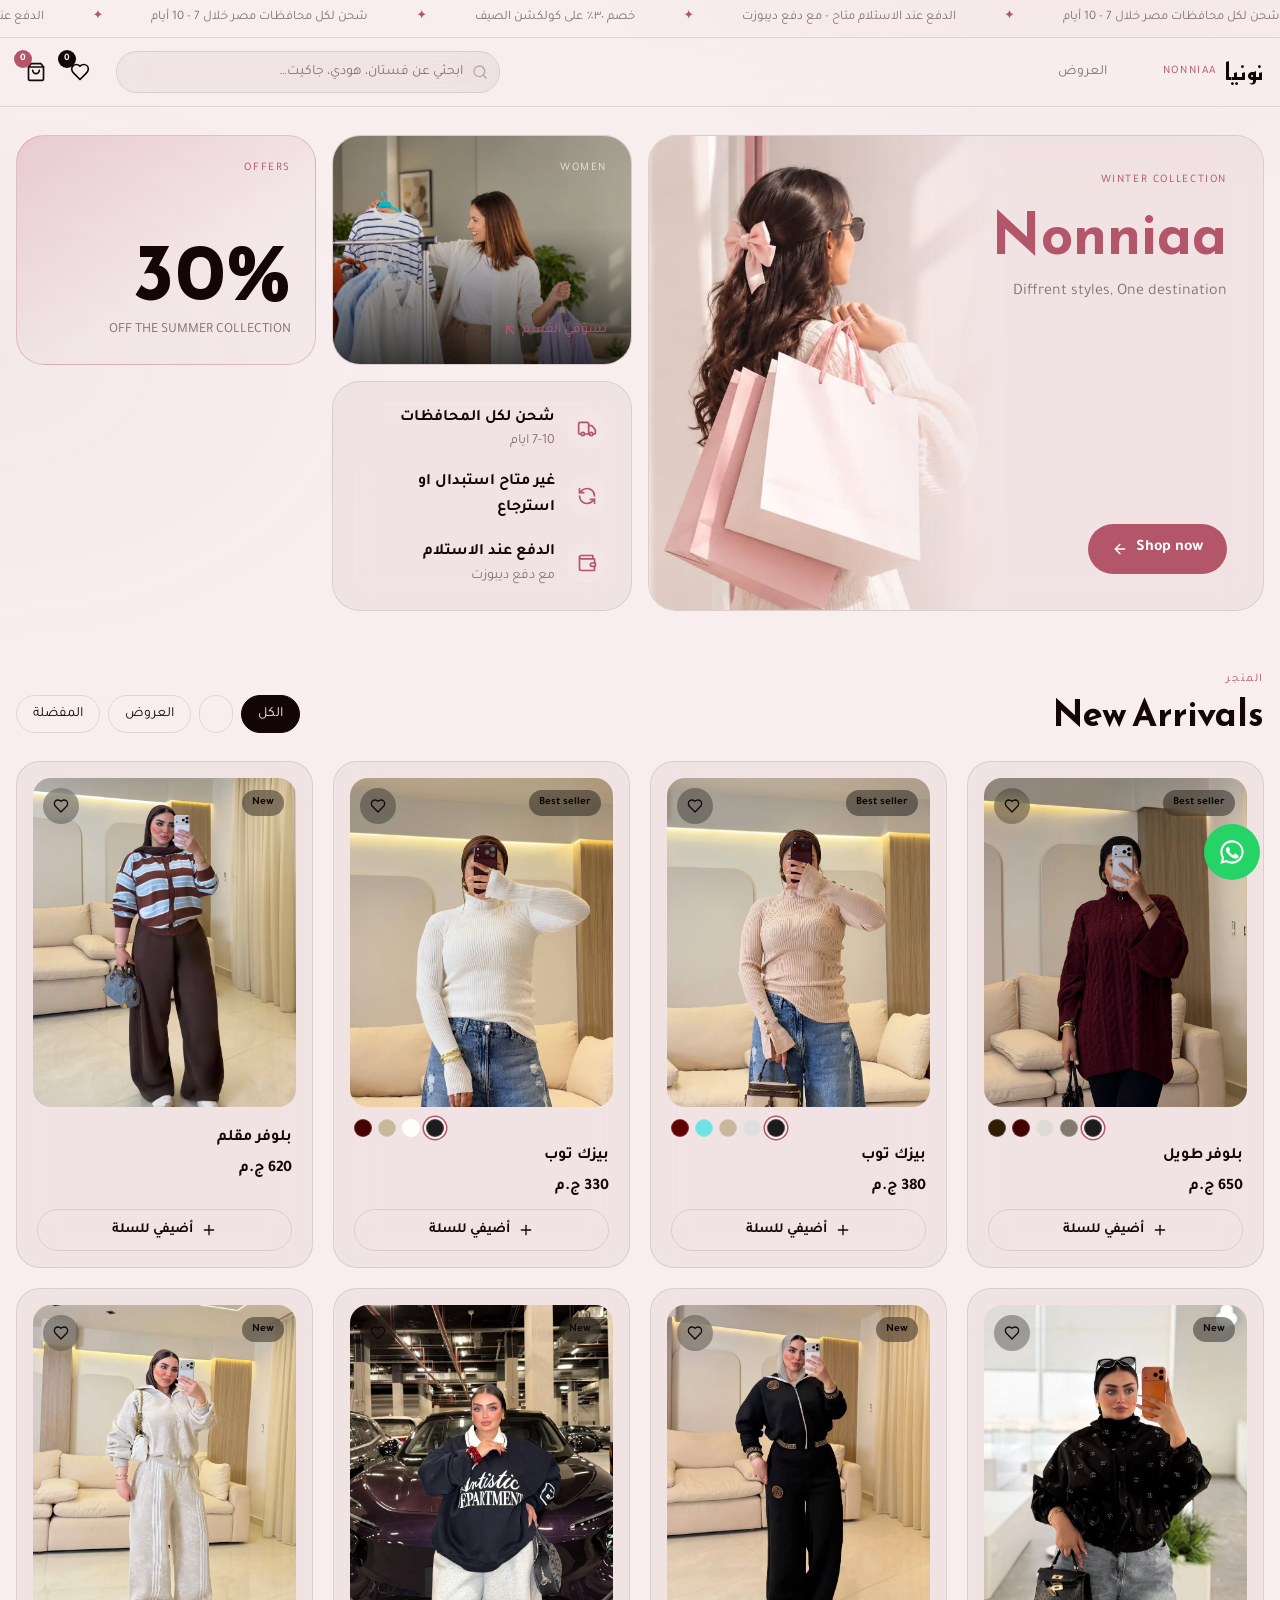
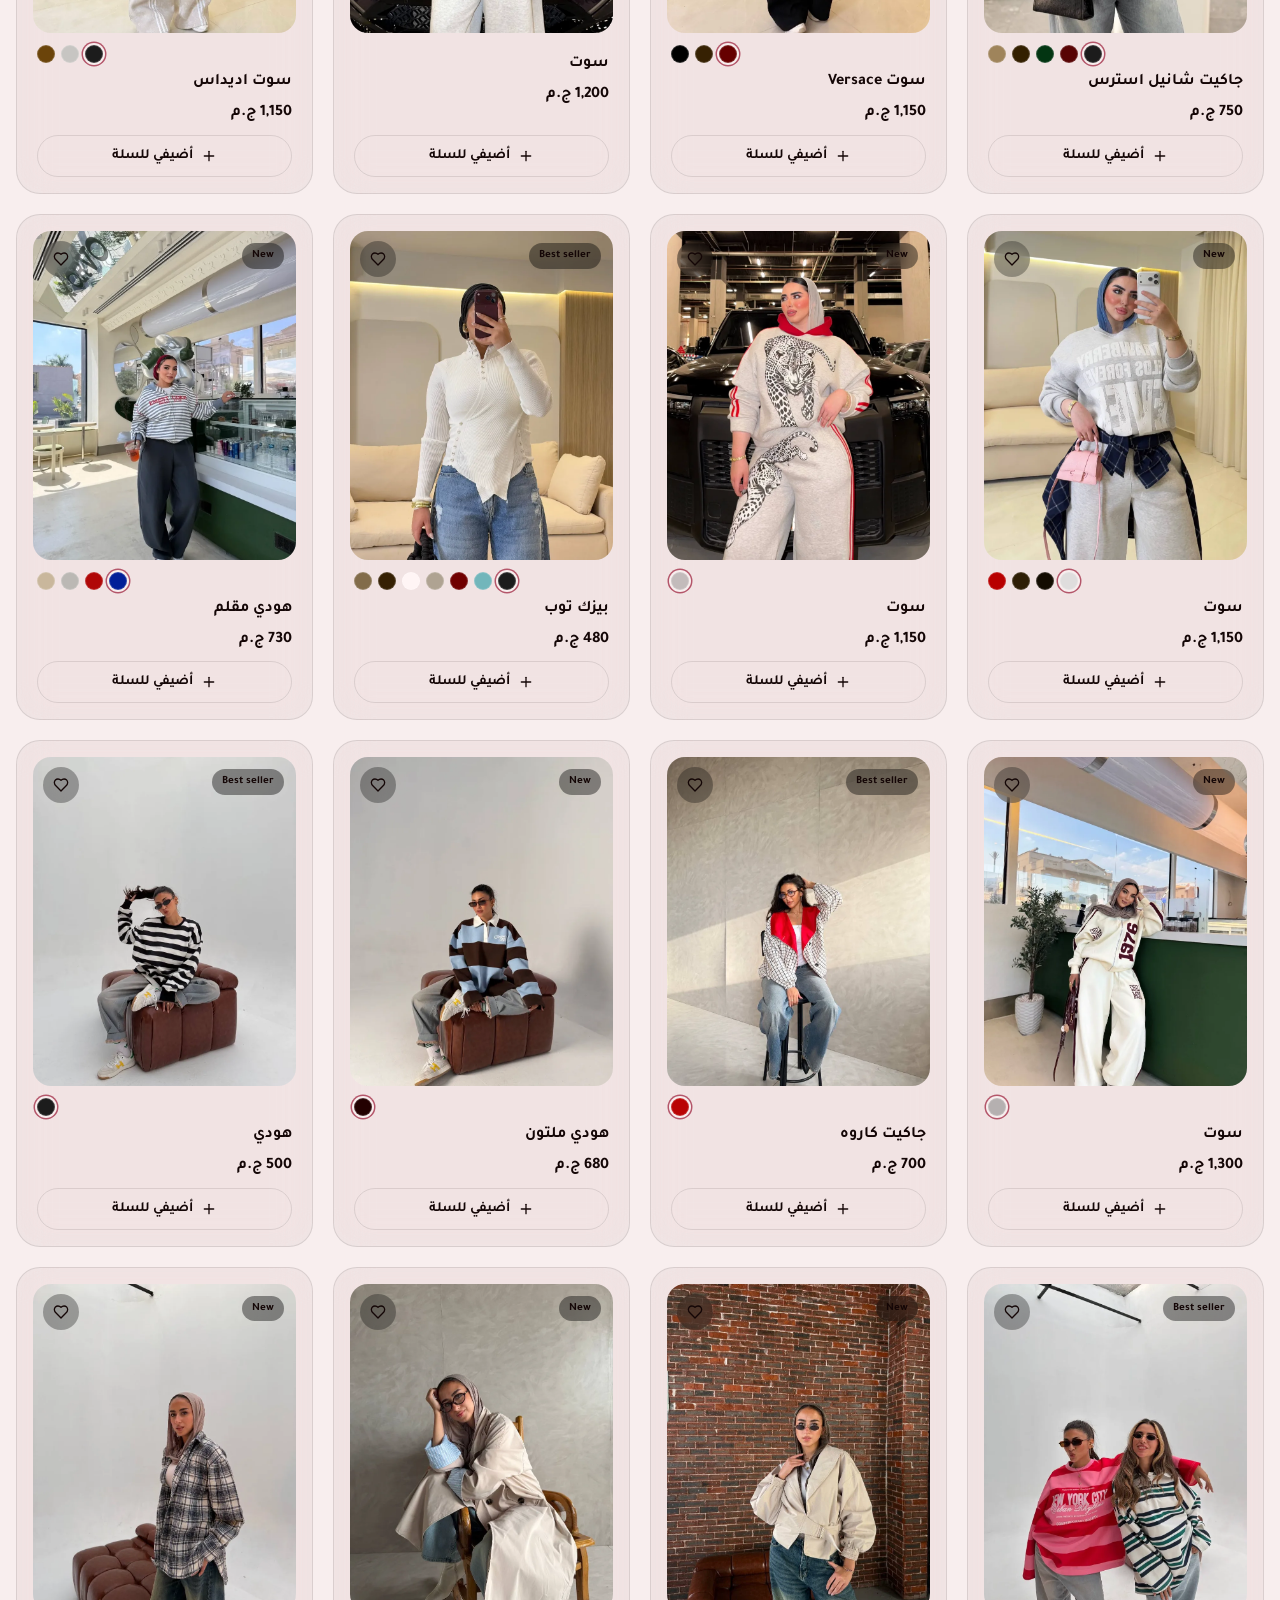
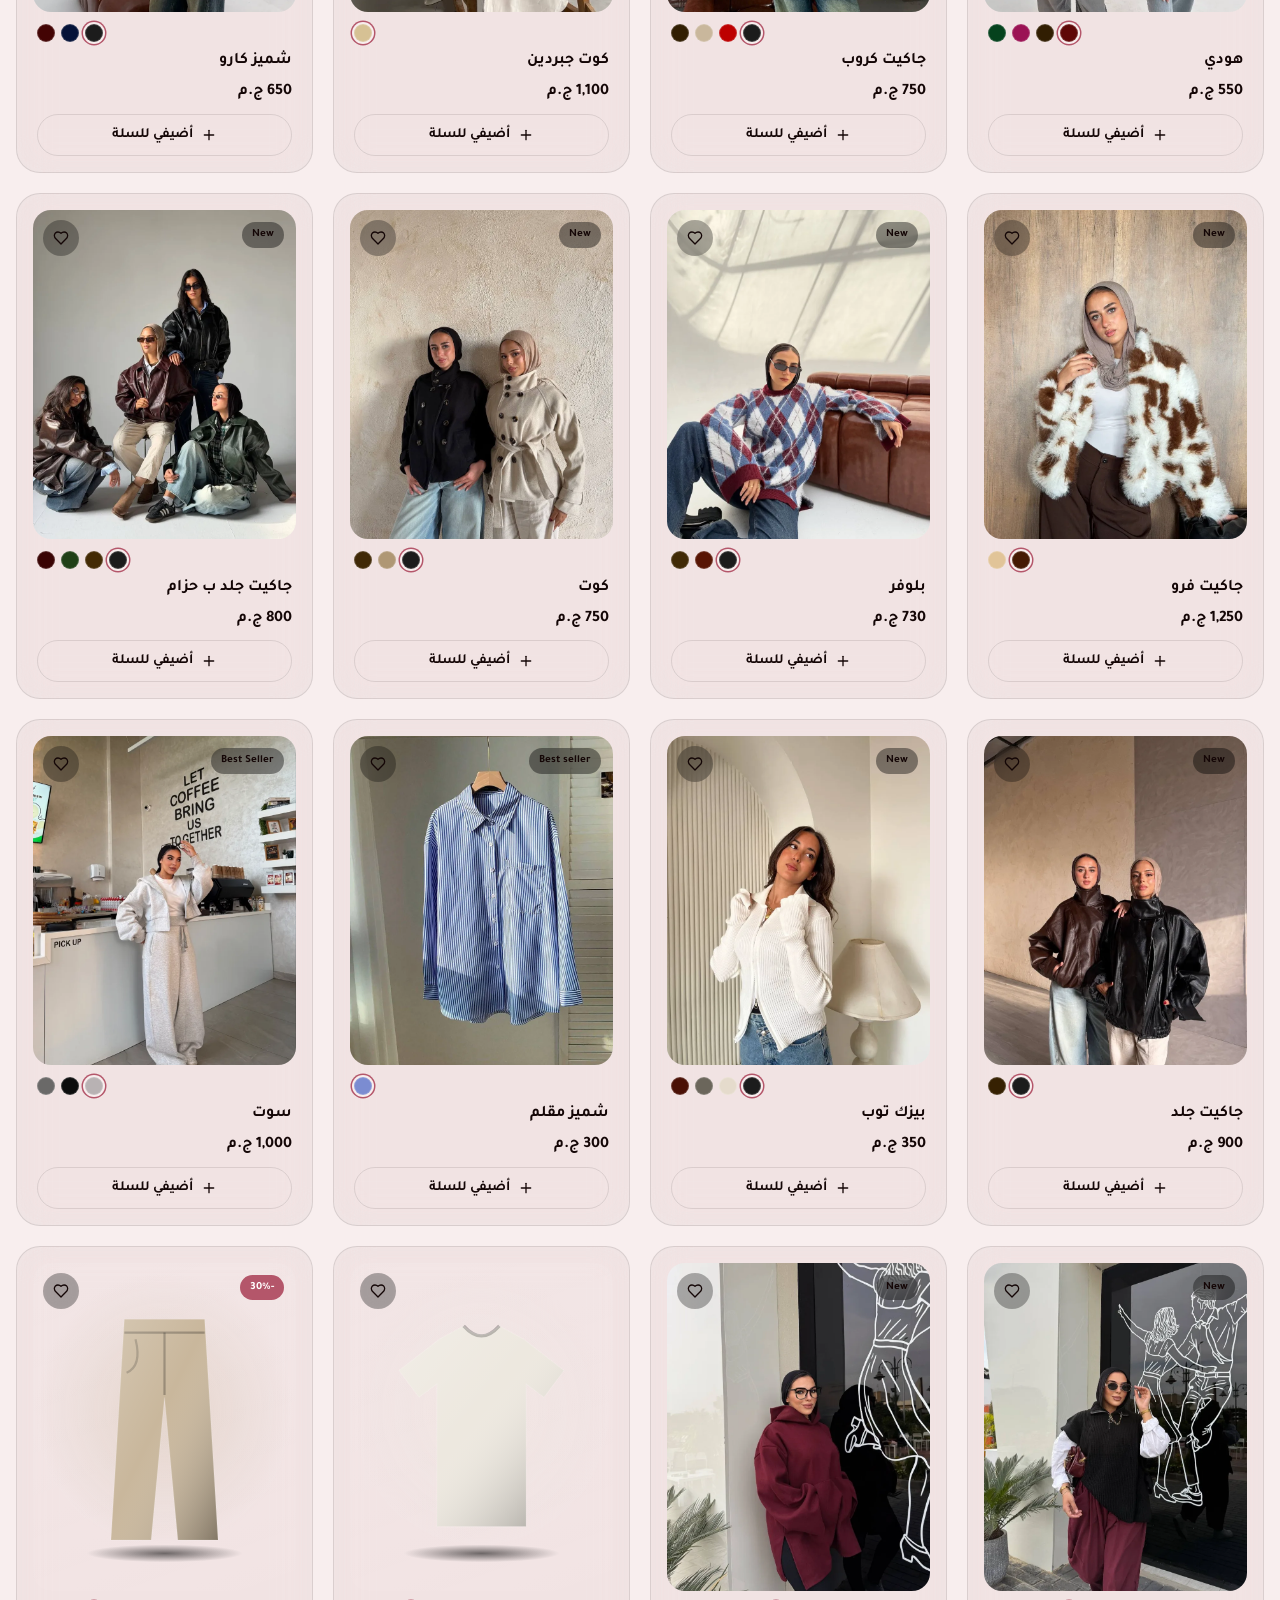
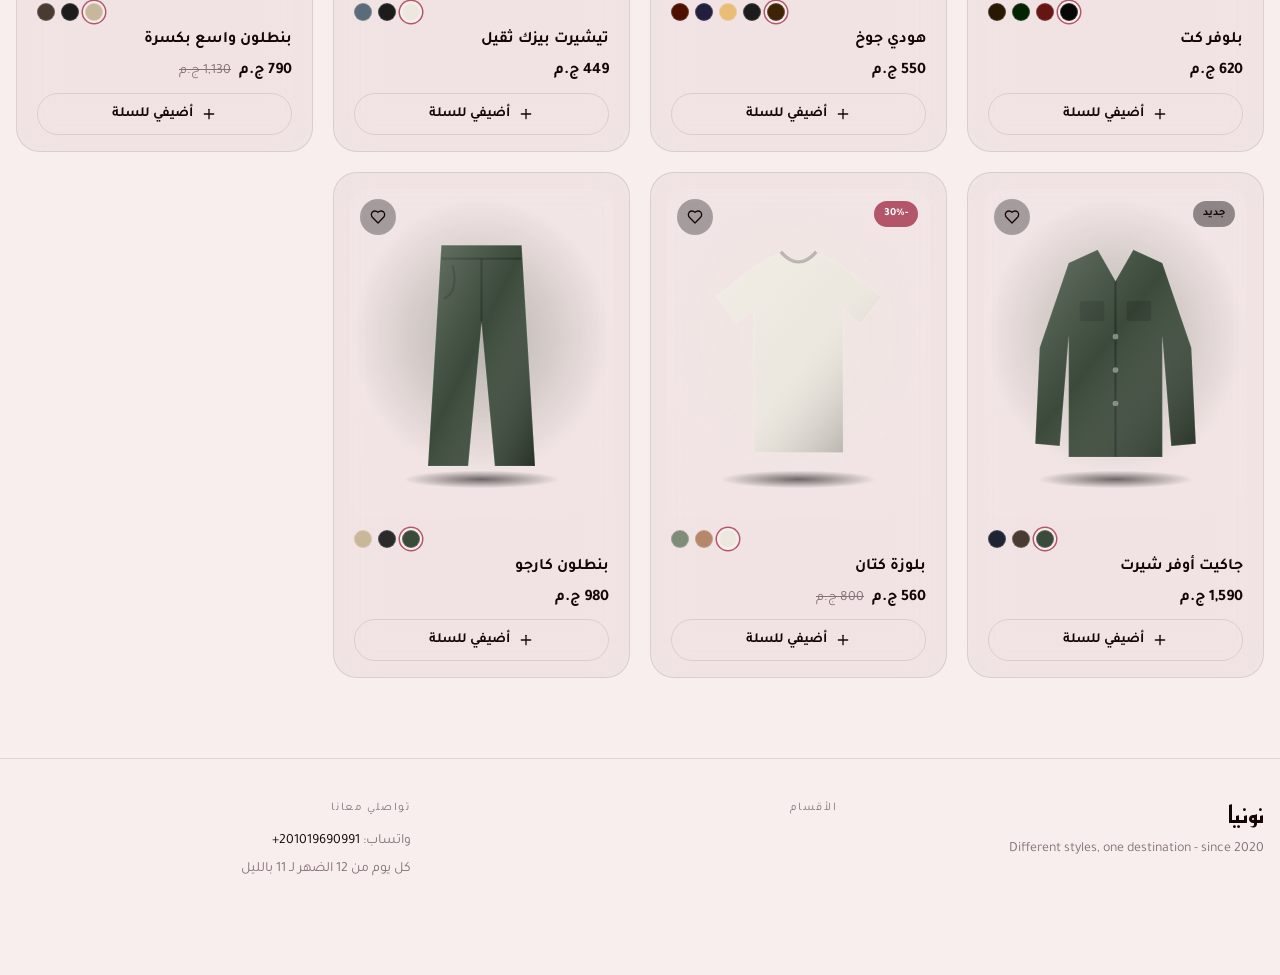
<file: index.html>
<!doctype html>
<html lang="ar" dir="rtl">
<head>
  <meta charset="utf-8">
  <meta name="viewport" content="width=device-width, initial-scale=1, viewport-fit=cover">
  <title>نونيا</title>
  <meta name="theme-color" content="#FAFAFA">
  <meta name="description" content="نونيا — ملابس بخامات مختارة وقصّات بسيطة. شحن لكل محافظات مصر والدفع عند الاستلام.">
  <!-- العنوان والوصف والصورة اللي بيظهروا لما تبعتي اللينك على واتساب وفيسبوك وإنستجرام.
       عشان تغيّري الصورة: ارفعي صورة مقاس 1200×630 في فولدر images، وغيّري اسمها في og:image تحت. -->
  <meta property="og:type" content="website">
  <meta property="og:title" content="نونيا | Nonniaa">
  <meta property="og:description" content="ملابس بخامات مختارة وقصّات بسيطة. اطلبي أونلاين، شحن لكل المحافظات والدفع عند الاستلام.">
  <meta property="og:image" content="https://nonniaa.github.io/images/og-cover.jpg">
  <meta property="og:url" content="https://nonniaa.github.io/">
  <meta name="twitter:card" content="summary_large_image">
  <link rel="icon" href="images/favicon.svg?v=2" type="image/svg+xml">
  <link rel="apple-touch-icon" href="images/apple-touch-icon.png?v=2">
  <link rel="preload" href="fonts/tajawal-arabic-400-normal.woff2" as="font" type="font/woff2" crossorigin>
  <link rel="preload" href="fonts/reem-kufi-arabic-700-normal.woff2" as="font" type="font/woff2" crossorigin>
  <link rel="stylesheet" href="css/style.css">
</head>
<body>
  <div id="app"><noscript><p style="padding:24px;text-align:center">لازم تشغّلي JavaScript في المتصفح عشان المتجر يظهر.</p></noscript></div>
  <script src="js/lucide.min.js" defer></script>
  <script src="js/data.js" defer></script>

  <script src="js/app.js" defer></script>
</body>
</html>
</file>
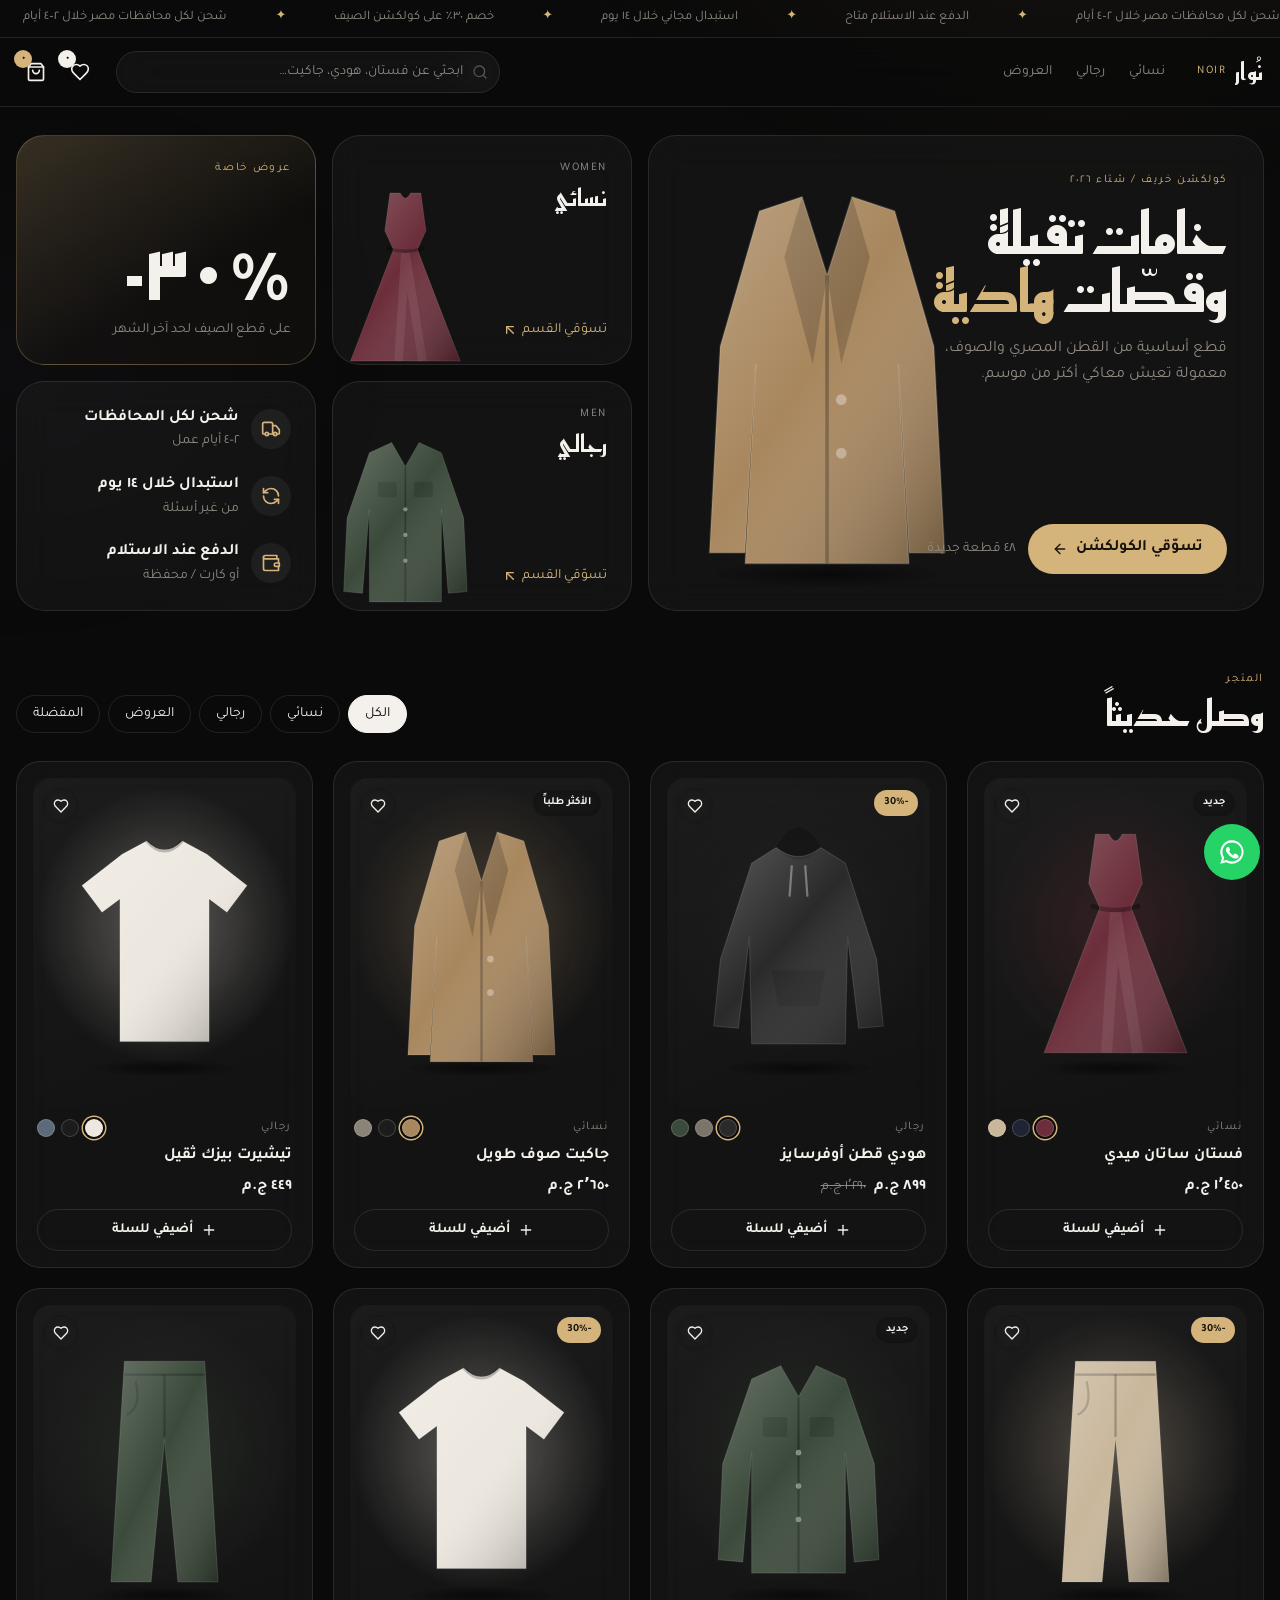
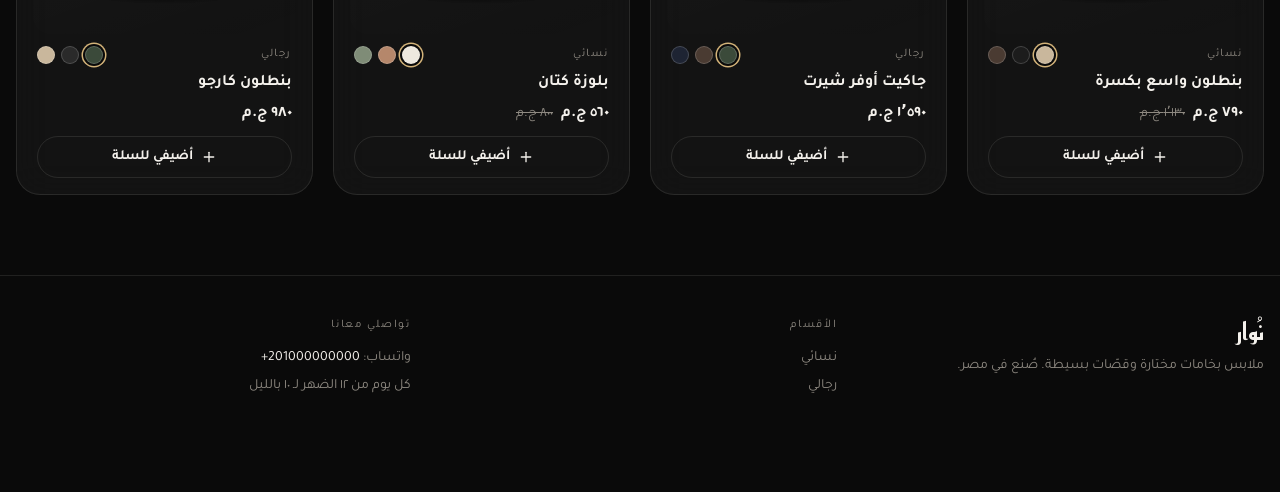
<file: noir-store-upload (1)/index.html>
<!doctype html>
<html lang="ar" dir="rtl" class="dark">
<head>
  <meta charset="utf-8">
  <meta name="viewport" content="width=device-width, initial-scale=1, viewport-fit=cover">
  <title>نُوار</title>
  <meta name="theme-color" content="#0A0A0A">
  <meta name="description" content="نُوار — ملابس بخامات مختارة وقصّات بسيطة. شحن لكل محافظات مصر والدفع عند الاستلام.">
  <!-- صورة المعاينة لما تنشري اللينك على فيسبوك وواتساب وإنستجرام.
       لو غيّرتي اللينك أو ربطتي دومين، غيّري https://nonniaa.github.io هنا -->
  <meta property="og:type" content="website">
  <meta property="og:title" content="نُوار — ملابس">
  <meta property="og:description" content="كولكشن خريف / شتاء ٢٠٢٦. شحن لكل المحافظات والدفع عند الاستلام.">
  <meta property="og:image" content="https://nonniaa.github.io/images/og-image.jpg">
  <meta property="og:url" content="https://nonniaa.github.io/">
  <meta name="twitter:card" content="summary_large_image">
  <link rel="icon" href="images/favicon.svg" type="image/svg+xml">
  <link rel="apple-touch-icon" href="images/apple-touch-icon.png">
  <link rel="preload" href="fonts/tajawal-arabic-400-normal.woff2" as="font" type="font/woff2" crossorigin>
  <link rel="preload" href="fonts/reem-kufi-arabic-700-normal.woff2" as="font" type="font/woff2" crossorigin>
  <link rel="stylesheet" href="css/style.css">
</head>
<body>
  <div id="app"><noscript><p style="padding:24px;text-align:center">لازم تشغّلي JavaScript في المتصفح عشان المتجر يظهر.</p></noscript></div>
  <script src="js/lucide.min.js" defer></script>
  <script src="js/data.js" defer></script>

  <script src="js/app.js" defer></script>
</body>
</html>
</file>
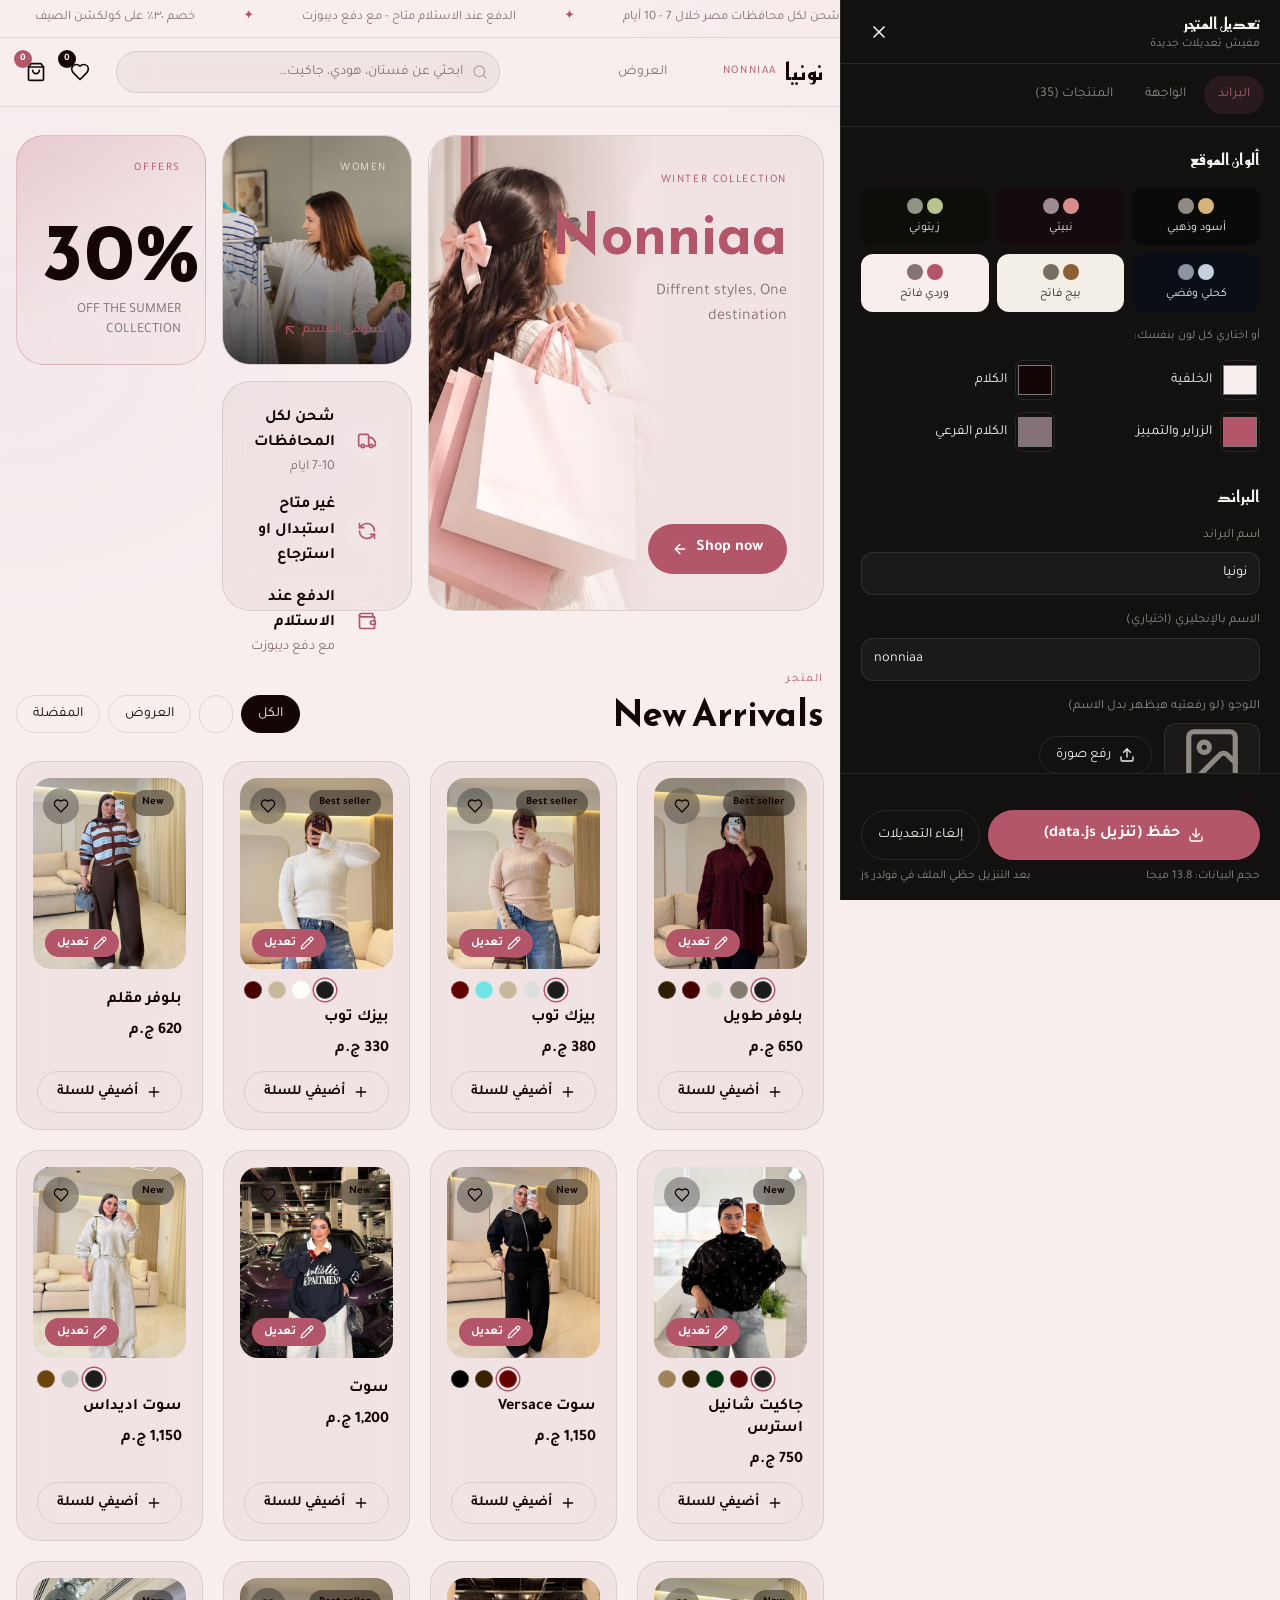
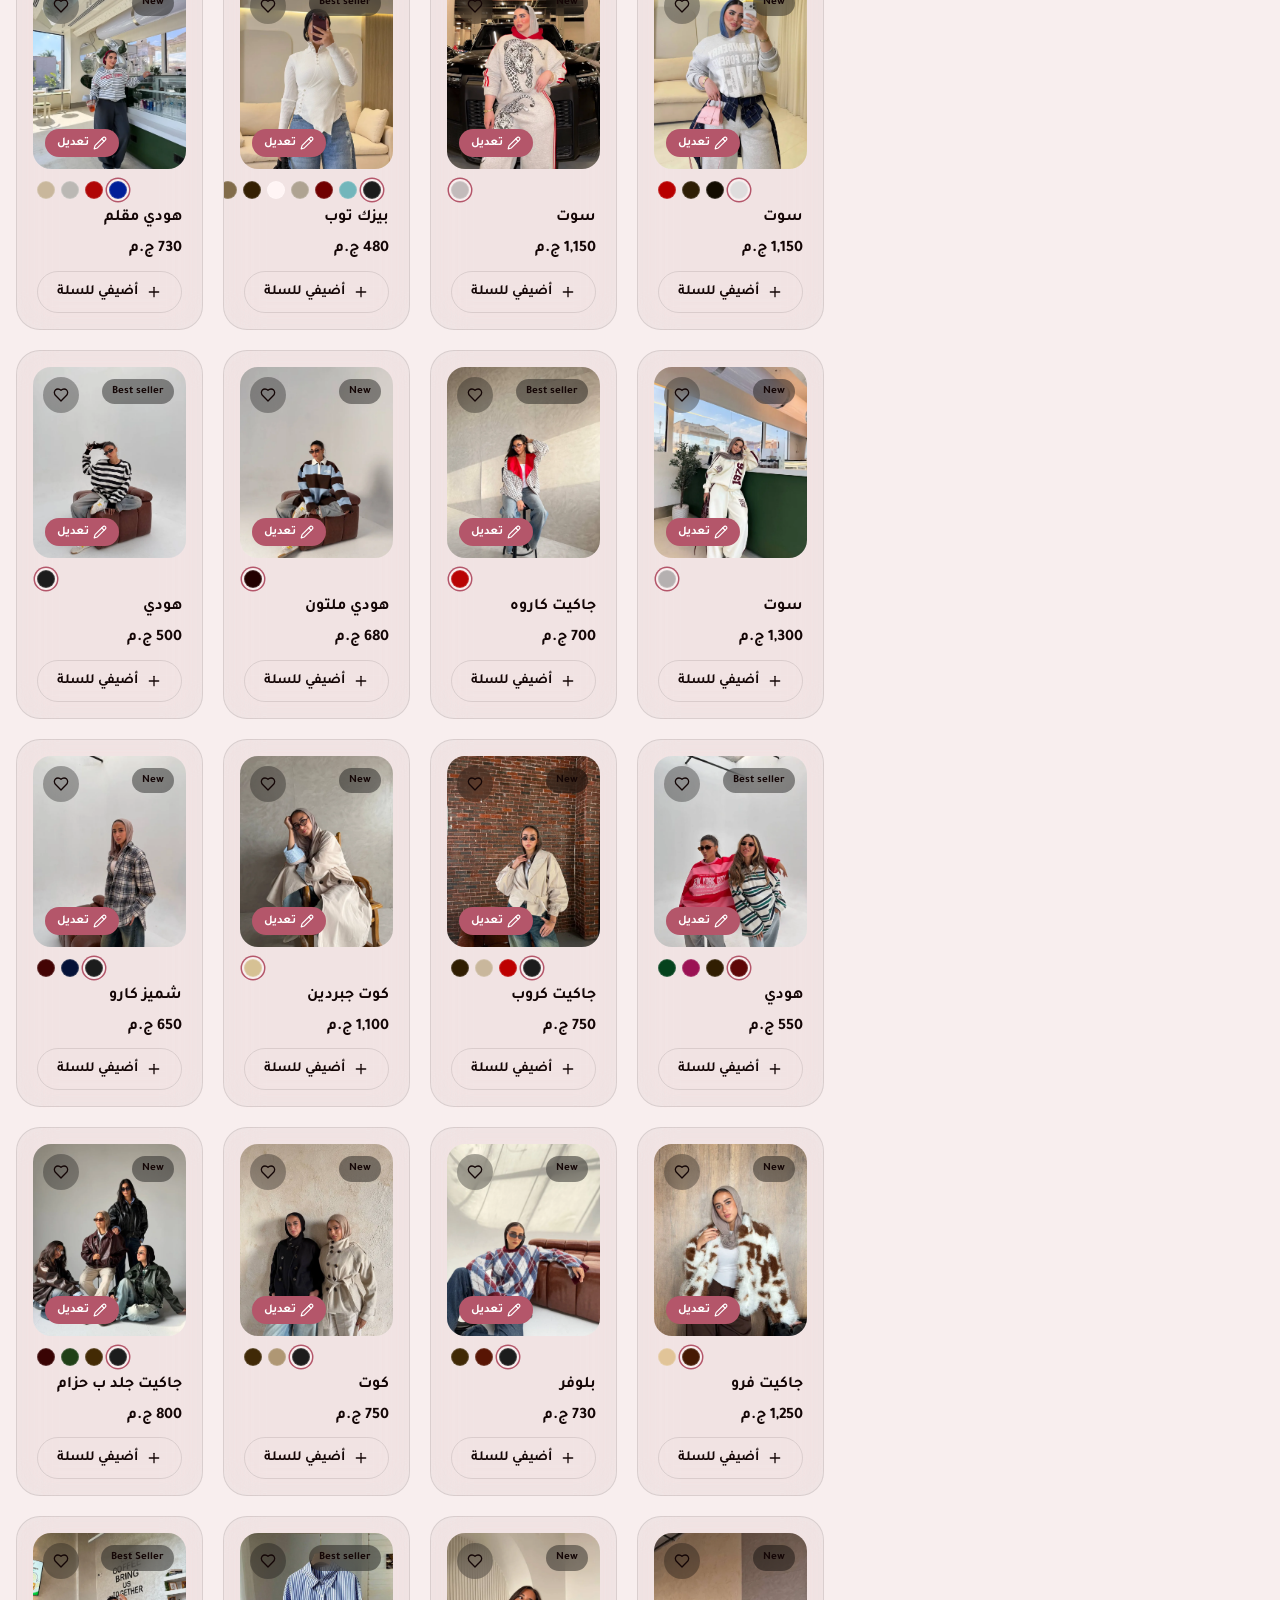
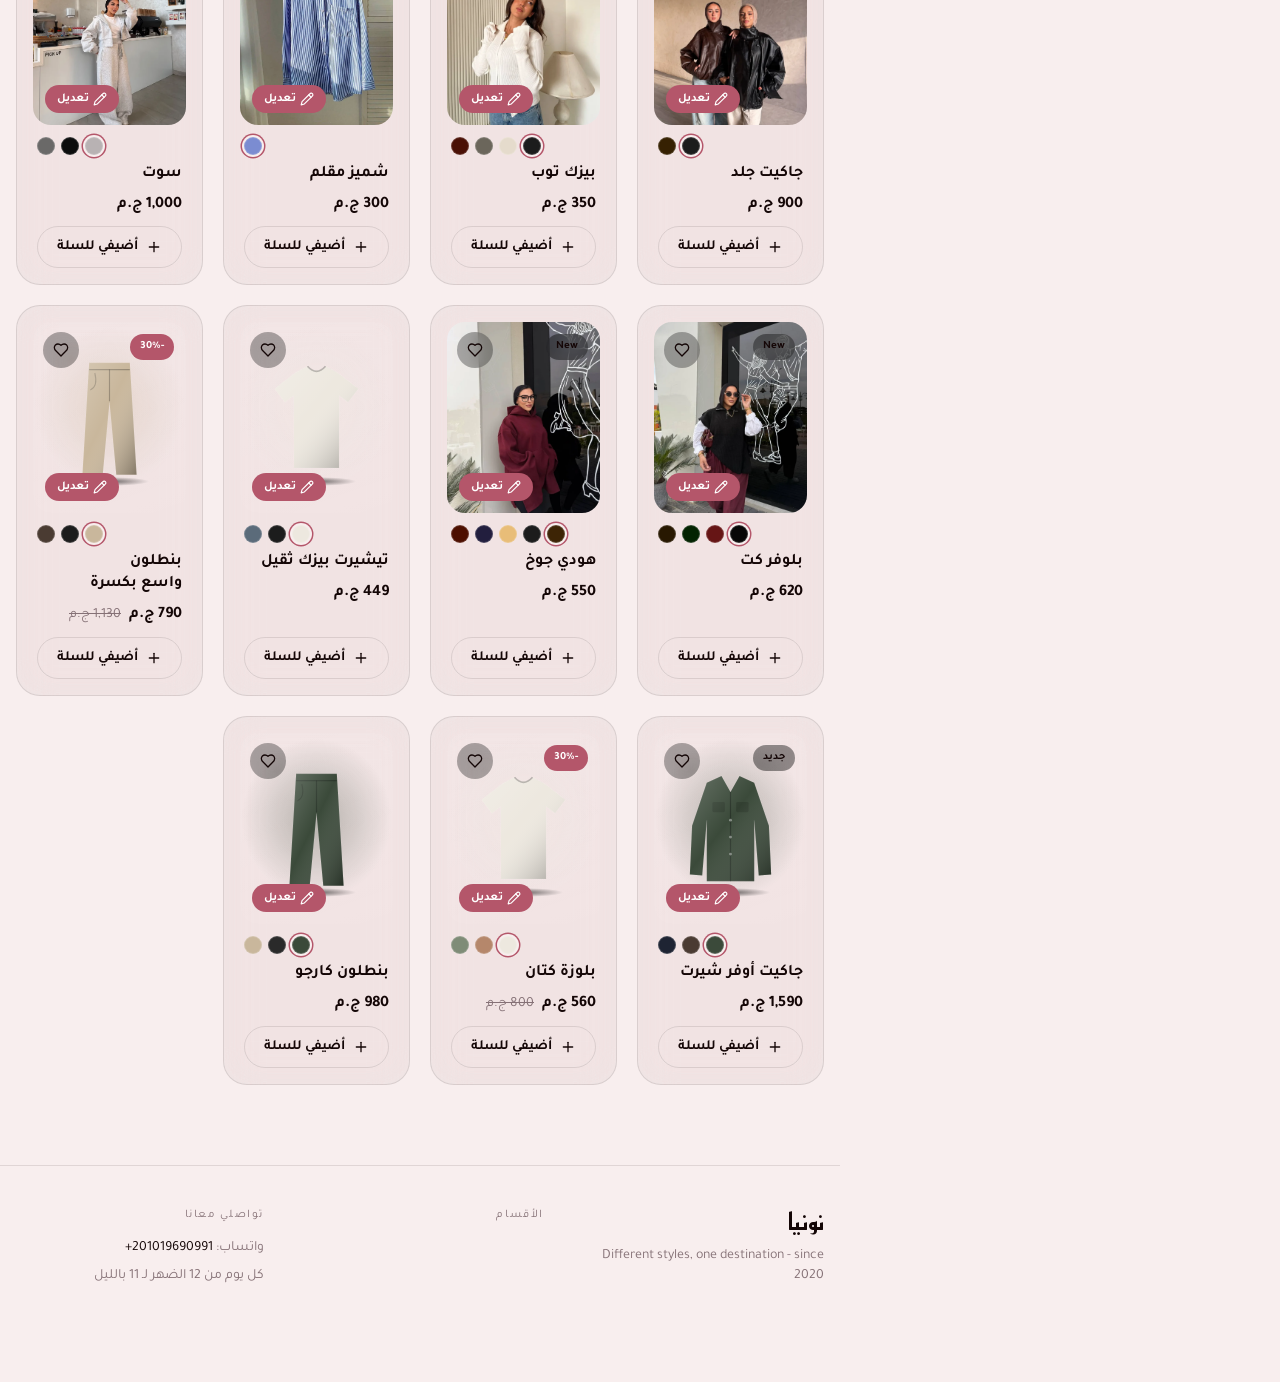
<file: admin.html>
<!doctype html>
<html lang="ar" dir="rtl" class="dark">
<head>
  <meta charset="utf-8">
  <meta name="viewport" content="width=device-width, initial-scale=1, viewport-fit=cover">
  <title>لوحة تعديل المتجر</title>
  <meta name="theme-color" content="#0A0A0A">
  <meta name="robots" content="noindex, nofollow">
  <link rel="icon" href="images/favicon.svg" type="image/svg+xml">
  <link rel="apple-touch-icon" href="images/apple-touch-icon.png">
  <link rel="preload" href="fonts/tajawal-arabic-400-normal.woff2" as="font" type="font/woff2" crossorigin>
  <link rel="preload" href="fonts/reem-kufi-arabic-700-normal.woff2" as="font" type="font/woff2" crossorigin>
  <link rel="stylesheet" href="css/style.css">
</head>
<body>
  <div id="app"><noscript><p style="padding:24px;text-align:center">لازم تشغّلي JavaScript في المتصفح عشان المتجر يظهر.</p></noscript></div>
  <script src="js/lucide.min.js" defer></script>
  <script src="js/data.js" defer></script>
  <script>window.STORE_ADMIN = true;</script>
  <script src="js/app.js" defer></script>
</body>
</html>
</file>
<file: css/style.css>
@font-face{font-family:Reem Kufi;font-style:normal;font-weight:500;font-display:swap;src:url(../fonts/reem-kufi-arabic-500-normal.woff2) format("woff2");unicode-range:u+06??,u+0750-077f,u+0870-088e,u+0890-0891,u+0897-08e1,u+08e3-08ff,u+200c-200e,u+2010-2011,u+204f,u+2e41,u+fb50-fdff,u+fe70-fe74,u+fe76-fefc}@font-face{font-family:Reem Kufi;font-style:normal;font-weight:500;font-display:swap;src:url(../fonts/reem-kufi-latin-500-normal.woff2) format("woff2");unicode-range:u+00??,u+0131,u+0152-0153,u+02bb-02bc,u+02c6,u+02da,u+02dc,u+0304,u+0308,u+0329,u+2000-206f,u+20ac,u+2122,u+2191,u+2193,u+2212,u+2215,u+feff,u+fffd}@font-face{font-family:Reem Kufi;font-style:normal;font-weight:700;font-display:swap;src:url(../fonts/reem-kufi-arabic-700-normal.woff2) format("woff2");unicode-range:u+06??,u+0750-077f,u+0870-088e,u+0890-0891,u+0897-08e1,u+08e3-08ff,u+200c-200e,u+2010-2011,u+204f,u+2e41,u+fb50-fdff,u+fe70-fe74,u+fe76-fefc}@font-face{font-family:Reem Kufi;font-style:normal;font-weight:700;font-display:swap;src:url(../fonts/reem-kufi-latin-700-normal.woff2) format("woff2");unicode-range:u+00??,u+0131,u+0152-0153,u+02bb-02bc,u+02c6,u+02da,u+02dc,u+0304,u+0308,u+0329,u+2000-206f,u+20ac,u+2122,u+2191,u+2193,u+2212,u+2215,u+feff,u+fffd}@font-face{font-family:Tajawal;font-style:normal;font-weight:400;font-display:swap;src:url(../fonts/tajawal-arabic-400-normal.woff2) format("woff2");unicode-range:u+06??,u+0750-077f,u+0870-088e,u+0890-0891,u+0897-08e1,u+08e3-08ff,u+200c-200e,u+2010-2011,u+204f,u+2e41,u+fb50-fdff,u+fe70-fe74,u+fe76-fefc}@font-face{font-family:Tajawal;font-style:normal;font-weight:400;font-display:swap;src:url(../fonts/tajawal-latin-400-normal.woff2) format("woff2");unicode-range:u+00??,u+0131,u+0152-0153,u+02bb-02bc,u+02c6,u+02da,u+02dc,u+0304,u+0308,u+0329,u+2000-206f,u+20ac,u+2122,u+2191,u+2193,u+2212,u+2215,u+feff,u+fffd}@font-face{font-family:Tajawal;font-style:normal;font-weight:500;font-display:swap;src:url(../fonts/tajawal-arabic-500-normal.woff2) format("woff2");unicode-range:u+06??,u+0750-077f,u+0870-088e,u+0890-0891,u+0897-08e1,u+08e3-08ff,u+200c-200e,u+2010-2011,u+204f,u+2e41,u+fb50-fdff,u+fe70-fe74,u+fe76-fefc}@font-face{font-family:Tajawal;font-style:normal;font-weight:500;font-display:swap;src:url(../fonts/tajawal-latin-500-normal.woff2) format("woff2");unicode-range:u+00??,u+0131,u+0152-0153,u+02bb-02bc,u+02c6,u+02da,u+02dc,u+0304,u+0308,u+0329,u+2000-206f,u+20ac,u+2122,u+2191,u+2193,u+2212,u+2215,u+feff,u+fffd}@font-face{font-family:Tajawal;font-style:normal;font-weight:700;font-display:swap;src:url(../fonts/tajawal-arabic-700-normal.woff2) format("woff2");unicode-range:u+06??,u+0750-077f,u+0870-088e,u+0890-0891,u+0897-08e1,u+08e3-08ff,u+200c-200e,u+2010-2011,u+204f,u+2e41,u+fb50-fdff,u+fe70-fe74,u+fe76-fefc}@font-face{font-family:Tajawal;font-style:normal;font-weight:700;font-display:swap;src:url(../fonts/tajawal-latin-700-normal.woff2) format("woff2");unicode-range:u+00??,u+0131,u+0152-0153,u+02bb-02bc,u+02c6,u+02da,u+02dc,u+0304,u+0308,u+0329,u+2000-206f,u+20ac,u+2122,u+2191,u+2193,u+2212,u+2215,u+feff,u+fffd}@font-face{font-family:Tajawal;font-style:normal;font-weight:800;font-display:swap;src:url(../fonts/tajawal-arabic-800-normal.woff2) format("woff2");unicode-range:u+06??,u+0750-077f,u+0870-088e,u+0890-0891,u+0897-08e1,u+08e3-08ff,u+200c-200e,u+2010-2011,u+204f,u+2e41,u+fb50-fdff,u+fe70-fe74,u+fe76-fefc}@font-face{font-family:Tajawal;font-style:normal;font-weight:800;font-display:swap;src:url(../fonts/tajawal-latin-800-normal.woff2) format("woff2");unicode-range:u+00??,u+0131,u+0152-0153,u+02bb-02bc,u+02c6,u+02da,u+02dc,u+0304,u+0308,u+0329,u+2000-206f,u+20ac,u+2122,u+2191,u+2193,u+2212,u+2215,u+feff,u+fffd}*,:after,:before{--tw-border-spacing-x:0;--tw-border-spacing-y:0;--tw-translate-x:0;--tw-translate-y:0;--tw-rotate:0;--tw-skew-x:0;--tw-skew-y:0;--tw-scale-x:1;--tw-scale-y:1;--tw-pan-x: ;--tw-pan-y: ;--tw-pinch-zoom: ;--tw-scroll-snap-strictness:proximity;--tw-gradient-from-position: ;--tw-gradient-via-position: ;--tw-gradient-to-position: ;--tw-ordinal: ;--tw-slashed-zero: ;--tw-numeric-figure: ;--tw-numeric-spacing: ;--tw-numeric-fraction: ;--tw-ring-inset: ;--tw-ring-offset-width:0px;--tw-ring-offset-color:#fff;--tw-ring-color:rgba(59,130,246,.5);--tw-ring-offset-shadow:0 0 #0000;--tw-ring-shadow:0 0 #0000;--tw-shadow:0 0 #0000;--tw-shadow-colored:0 0 #0000;--tw-blur: ;--tw-brightness: ;--tw-contrast: ;--tw-grayscale: ;--tw-hue-rotate: ;--tw-invert: ;--tw-saturate: ;--tw-sepia: ;--tw-drop-shadow: ;--tw-backdrop-blur: ;--tw-backdrop-brightness: ;--tw-backdrop-contrast: ;--tw-backdrop-grayscale: ;--tw-backdrop-hue-rotate: ;--tw-backdrop-invert: ;--tw-backdrop-opacity: ;--tw-backdrop-saturate: ;--tw-backdrop-sepia: ;--tw-contain-size: ;--tw-contain-layout: ;--tw-contain-paint: ;--tw-contain-style: }::backdrop{--tw-border-spacing-x:0;--tw-border-spacing-y:0;--tw-translate-x:0;--tw-translate-y:0;--tw-rotate:0;--tw-skew-x:0;--tw-skew-y:0;--tw-scale-x:1;--tw-scale-y:1;--tw-pan-x: ;--tw-pan-y: ;--tw-pinch-zoom: ;--tw-scroll-snap-strictness:proximity;--tw-gradient-from-position: ;--tw-gradient-via-position: ;--tw-gradient-to-position: ;--tw-ordinal: ;--tw-slashed-zero: ;--tw-numeric-figure: ;--tw-numeric-spacing: ;--tw-numeric-fraction: ;--tw-ring-inset: ;--tw-ring-offset-width:0px;--tw-ring-offset-color:#fff;--tw-ring-color:rgba(59,130,246,.5);--tw-ring-offset-shadow:0 0 #0000;--tw-ring-shadow:0 0 #0000;--tw-shadow:0 0 #0000;--tw-shadow-colored:0 0 #0000;--tw-blur: ;--tw-brightness: ;--tw-contrast: ;--tw-grayscale: ;--tw-hue-rotate: ;--tw-invert: ;--tw-saturate: ;--tw-sepia: ;--tw-drop-shadow: ;--tw-backdrop-blur: ;--tw-backdrop-brightness: ;--tw-backdrop-contrast: ;--tw-backdrop-grayscale: ;--tw-backdrop-hue-rotate: ;--tw-backdrop-invert: ;--tw-backdrop-opacity: ;--tw-backdrop-saturate: ;--tw-backdrop-sepia: ;--tw-contain-size: ;--tw-contain-layout: ;--tw-contain-paint: ;--tw-contain-style: }
/*! tailwindcss v3.4.17 | MIT License | https://tailwindcss.com*/*,:after,:before{box-sizing:border-box;border:0 solid #e5e7eb}:after,:before{--tw-content:""}:host,html{line-height:1.5;-webkit-text-size-adjust:100%;-moz-tab-size:4;-o-tab-size:4;tab-size:4;font-family:ui-sans-serif,system-ui,sans-serif,Apple Color Emoji,Segoe UI Emoji,Segoe UI Symbol,Noto Color Emoji;font-feature-settings:normal;font-variation-settings:normal;-webkit-tap-highlight-color:transparent}body{margin:0;line-height:inherit}hr{height:0;color:inherit;border-top-width:1px}abbr:where([title]){-webkit-text-decoration:underline dotted;text-decoration:underline dotted}h1,h2,h3,h4,h5,h6{font-size:inherit;font-weight:inherit}a{color:inherit;text-decoration:inherit}b,strong{font-weight:bolder}code,kbd,pre,samp{font-family:ui-monospace,SFMono-Regular,Menlo,Monaco,Consolas,Liberation Mono,Courier New,monospace;font-feature-settings:normal;font-variation-settings:normal;font-size:1em}small{font-size:80%}sub,sup{font-size:75%;line-height:0;position:relative;vertical-align:baseline}sub{bottom:-.25em}sup{top:-.5em}table{text-indent:0;border-color:inherit;border-collapse:collapse}button,input,optgroup,select,textarea{font-family:inherit;font-feature-settings:inherit;font-variation-settings:inherit;font-size:100%;font-weight:inherit;line-height:inherit;letter-spacing:inherit;color:inherit;margin:0;padding:0}button,select{text-transform:none}button,input:where([type=button]),input:where([type=reset]),input:where([type=submit]){-webkit-appearance:button;background-color:transparent;background-image:none}:-moz-focusring{outline:auto}:-moz-ui-invalid{box-shadow:none}progress{vertical-align:baseline}::-webkit-inner-spin-button,::-webkit-outer-spin-button{height:auto}[type=search]{-webkit-appearance:textfield;outline-offset:-2px}::-webkit-search-decoration{-webkit-appearance:none}::-webkit-file-upload-button{-webkit-appearance:button;font:inherit}summary{display:list-item}blockquote,dd,dl,figure,h1,h2,h3,h4,h5,h6,hr,p,pre{margin:0}fieldset{margin:0}fieldset,legend{padding:0}menu,ol,ul{list-style:none;margin:0;padding:0}dialog{padding:0}textarea{resize:vertical}input::-moz-placeholder,textarea::-moz-placeholder{opacity:1;color:#9ca3af}input::placeholder,textarea::placeholder{opacity:1;color:#9ca3af}[role=button],button{cursor:pointer}:disabled{cursor:default}audio,canvas,embed,iframe,img,object,svg,video{display:block;vertical-align:middle}img,video{max-width:100%;height:auto}[hidden]:where(:not([hidden=until-found])){display:none}.sr-only{position:absolute;width:1px;height:1px;padding:0;margin:-1px;overflow:hidden;clip:rect(0,0,0,0);white-space:nowrap;border-width:0}.pointer-events-none{pointer-events:none}.visible{visibility:visible}.static{position:static}.fixed{position:fixed}.absolute{position:absolute}.relative{position:relative}.sticky{position:sticky}.inset-0{inset:0}.inset-x-1{left:.25rem;right:.25rem}.inset-x-3{left:.75rem;right:.75rem}.inset-y-0{top:0;bottom:0}.-bottom-5{bottom:-1.25rem}.-left-0\.5{left:-.125rem}.-left-5{left:-1.25rem}.-top-0\.5{top:-.125rem}.bottom-0{bottom:0}.bottom-1{bottom:.25rem}.bottom-3{bottom:.75rem}.left-0{left:0}.left-1{left:.25rem}.left-1\/2{left:50%}.left-2\.5{left:.625rem}.left-3{left:.75rem}.right-3{right:.75rem}.top-0{top:0}.top-1{top:.25rem}.top-1\/2{top:50%}.top-2\.5{top:.625rem}.top-3{top:.75rem}.z-10{z-index:10}.z-40{z-index:40}.z-50{z-index:50}.z-\[80\]{z-index:80}.mx-auto{margin-left:auto;margin-right:auto}.mb-1{margin-bottom:.25rem}.mb-2{margin-bottom:.5rem}.mb-3{margin-bottom:.75rem}.mb-4{margin-bottom:1rem}.mb-7{margin-bottom:1.75rem}.ms-4{margin-inline-start:1rem}.ms-auto{margin-inline-start:auto}.mt-0\.5{margin-top:.125rem}.mt-1{margin-top:.25rem}.mt-2{margin-top:.5rem}.mt-4{margin-top:1rem}.mt-5{margin-top:1.25rem}.mt-8{margin-top:2rem}.mt-auto{margin-top:auto}.block{display:block}.flex{display:flex}.inline-flex{display:inline-flex}.grid{display:grid}.hidden{display:none}.aspect-\[4\/5\]{aspect-ratio:4/5}.\!h-14{height:3.5rem!important}.\!h-16{height:4rem!important}.\!h-24{height:6rem!important}.h-10{height:2.5rem}.h-11{height:2.75rem}.h-14{height:3.5rem}.h-16{height:4rem}.h-24{height:6rem}.h-3\.5{height:.875rem}.h-4{height:1rem}.h-5{height:1.25rem}.h-6{height:1.5rem}.h-7{height:1.75rem}.h-8{height:2rem}.h-9{height:2.25rem}.h-\[18px\]{height:18px}.h-\[68px\]{height:68px}.h-\[94\%\]{height:94%}.h-full{height:100%}.max-h-\[92vh\]{max-height:92vh}.min-h-\[1em\]{min-height:1em}.min-h-\[230px\]{min-height:230px}.min-h-\[420px\]{min-height:420px}.\!w-12{width:3rem!important}.\!w-20{width:5rem!important}.\!w-24{width:6rem!important}.w-10{width:2.5rem}.w-11{width:2.75rem}.w-14{width:3.5rem}.w-16{width:4rem}.w-20{width:5rem}.w-3\.5{width:.875rem}.w-4{width:1rem}.w-5{width:1.25rem}.w-6{width:1.5rem}.w-7{width:1.75rem}.w-8{width:2rem}.w-9{width:2.25rem}.w-\[58\%\]{width:58%}.w-\[62\%\]{width:62%}.w-auto{width:auto}.w-full{width:100%}.w-max{width:-moz-max-content;width:max-content}.min-w-0{min-width:0}.min-w-\[18px\]{min-width:18px}.min-w-\[48px\]{min-width:48px}.max-w-3xl{max-width:48rem}.max-w-7xl{max-width:80rem}.max-w-\[140px\]{max-width:140px}.max-w-\[62\%\]{max-width:62%}.max-w-full{max-width:100%}.max-w-sm{max-width:24rem}.max-w-xs{max-width:20rem}.flex-1{flex:1 1 0%}.shrink{flex-shrink:1}.shrink-0{flex-shrink:0}.-translate-x-1\/2{--tw-translate-x:-50%}.-translate-x-1\/2,.-translate-y-1\/2{transform:translate(var(--tw-translate-x),var(--tw-translate-y)) rotate(var(--tw-rotate)) skewX(var(--tw-skew-x)) skewY(var(--tw-skew-y)) scaleX(var(--tw-scale-x)) scaleY(var(--tw-scale-y))}.-translate-y-1\/2{--tw-translate-y:-50%}.translate-y-4{--tw-translate-y:1rem;transform:translate(var(--tw-translate-x),var(--tw-translate-y)) rotate(var(--tw-rotate)) skewX(var(--tw-skew-x)) skewY(var(--tw-skew-y)) scaleX(var(--tw-scale-x)) scaleY(var(--tw-scale-y))}.cursor-pointer{cursor:pointer}.select-all{-webkit-user-select:all;-moz-user-select:all;user-select:all}.scroll-mt-24{scroll-margin-top:6rem}.grid-cols-1{grid-template-columns:repeat(1,minmax(0,1fr))}.grid-cols-2{grid-template-columns:repeat(2,minmax(0,1fr))}.grid-cols-3{grid-template-columns:repeat(3,minmax(0,1fr))}.flex-col{flex-direction:column}.flex-wrap{flex-wrap:wrap}.place-items-center{place-items:center}.items-start{align-items:flex-start}.items-end{align-items:flex-end}.items-center{align-items:center}.items-baseline{align-items:baseline}.justify-center{justify-content:center}.justify-between{justify-content:space-between}.gap-1{gap:.25rem}.gap-1\.5{gap:.375rem}.gap-12{gap:3rem}.gap-2{gap:.5rem}.gap-3{gap:.75rem}.gap-4{gap:1rem}.gap-5{gap:1.25rem}.gap-6{gap:1.5rem}.gap-8{gap:2rem}.space-y-2>:not([hidden])~:not([hidden]){--tw-space-y-reverse:0;margin-top:calc(.5rem*(1 - var(--tw-space-y-reverse)));margin-bottom:calc(.5rem*var(--tw-space-y-reverse))}.space-y-3>:not([hidden])~:not([hidden]){--tw-space-y-reverse:0;margin-top:calc(.75rem*(1 - var(--tw-space-y-reverse)));margin-bottom:calc(.75rem*var(--tw-space-y-reverse))}.space-y-4>:not([hidden])~:not([hidden]){--tw-space-y-reverse:0;margin-top:calc(1rem*(1 - var(--tw-space-y-reverse)));margin-bottom:calc(1rem*var(--tw-space-y-reverse))}.space-y-8>:not([hidden])~:not([hidden]){--tw-space-y-reverse:0;margin-top:calc(2rem*(1 - var(--tw-space-y-reverse)));margin-bottom:calc(2rem*var(--tw-space-y-reverse))}.self-start{align-self:flex-start}.overflow-hidden{overflow:hidden}.overflow-x-auto{overflow-x:auto}.overflow-y-auto{overflow-y:auto}.truncate{overflow:hidden;text-overflow:ellipsis;white-space:nowrap}.whitespace-nowrap{white-space:nowrap}.rounded-2xl{border-radius:1rem}.rounded-\[18px\]{border-radius:18px}.rounded-\[24px\]{border-radius:24px}.rounded-\[28px\]{border-radius:28px}.rounded-full{border-radius:9999px}.rounded-lg{border-radius:.5rem}.rounded-md{border-radius:.375rem}.rounded-xl{border-radius:.75rem}.rounded-t-\[28px\]{border-top-left-radius:28px;border-top-right-radius:28px}.border{border-width:1px}.border-2{border-width:2px}.border-b{border-bottom-width:1px}.border-r{border-right-width:1px}.border-t{border-top-width:1px}.border-\[var\(--danger\)\]{border-color:var(--danger)}.border-\[var\(--gold\)\],.border-gold{border-color:var(--gold)}.border-line{border-color:var(--line)}.border-transparent{border-color:transparent}.border-white\/20{border-color:hsla(0,0%,100%,.2)}.bg-black\/30{background-color:rgba(0,0,0,.3)}.bg-black\/40{background-color:rgba(0,0,0,.4)}.bg-black\/60{background-color:rgba(0,0,0,.6)}.bg-black\/70{background-color:rgba(0,0,0,.7)}.bg-fg{background-color:var(--fg)}.bg-gold{background-color:var(--gold)}.bg-transparent{background-color:transparent}.bg-white\/5{background-color:hsla(0,0%,100%,.05)}.fill-\[var\(--gold\)\]{fill:var(--gold)}.object-contain{-o-object-fit:contain;object-fit:contain}.object-cover{-o-object-fit:cover;object-fit:cover}.p-1{padding:.25rem}.p-2{padding:.5rem}.p-2\.5{padding:.625rem}.p-3{padding:.75rem}.p-5{padding:1.25rem}.p-6{padding:1.5rem}.p-7{padding:1.75rem}.p-8{padding:2rem}.px-1{padding-left:.25rem;padding-right:.25rem}.px-2\.5{padding-left:.625rem;padding-right:.625rem}.px-3{padding-left:.75rem;padding-right:.75rem}.px-4{padding-left:1rem;padding-right:1rem}.px-5{padding-left:1.25rem;padding-right:1.25rem}.px-6{padding-left:1.5rem;padding-right:1.5rem}.py-0\.5{padding-top:.125rem;padding-bottom:.125rem}.py-1{padding-top:.25rem;padding-bottom:.25rem}.py-1\.5{padding-top:.375rem;padding-bottom:.375rem}.py-16{padding-top:4rem;padding-bottom:4rem}.py-2{padding-top:.5rem;padding-bottom:.5rem}.py-2\.5{padding-top:.625rem;padding-bottom:.625rem}.py-3{padding-top:.75rem;padding-bottom:.75rem}.py-3\.5{padding-top:.875rem;padding-bottom:.875rem}.py-4{padding-top:1rem;padding-bottom:1rem}.py-5{padding-top:1.25rem;padding-bottom:1.25rem}.pb-3{padding-bottom:.75rem}.pl-4{padding-left:1rem}.pr-9{padding-right:2.25rem}.pt-1{padding-top:.25rem}.text-center{text-align:center}.text-right{text-align:right}.font-display{font-family:Reem Kufi,Tajawal,system-ui,sans-serif}.text-2xl{font-size:1.5rem;line-height:2rem}.text-3xl{font-size:1.875rem;line-height:2.25rem}.text-4xl{font-size:2.25rem;line-height:2.5rem}.text-\[10px\]{font-size:10px}.text-\[11px\]{font-size:11px}.text-\[13px\]{font-size:13px}.text-base{font-size:1rem;line-height:1.5rem}.text-lg{font-size:1.125rem;line-height:1.75rem}.text-sm{font-size:.875rem;line-height:1.25rem}.text-xl{font-size:1.25rem;line-height:1.75rem}.text-xs{font-size:.75rem;line-height:1rem}.font-bold{font-weight:700}.leading-\[1\.15\]{line-height:1.15}.leading-none{line-height:1}.leading-snug{line-height:1.375}.tracking-wide{letter-spacing:.025em}.text-\[var\(--danger\)\]{color:var(--danger)}.text-\[var\(--on-accent\)\]{color:var(--on-accent)}.text-fg{color:var(--fg)}.text-gold{color:var(--gold)}.text-ink{color:var(--bg)}.text-muted{color:var(--muted)}.text-white{--tw-text-opacity:1;color:rgb(255 255 255/var(--tw-text-opacity,1))}.text-white\/70{color:hsla(0,0%,100%,.7)}.line-through{text-decoration-line:line-through}.opacity-0{opacity:0}.opacity-70{opacity:.7}.shadow-2xl{--tw-shadow:0 25px 50px -12px rgba(0,0,0,.25);--tw-shadow-colored:0 25px 50px -12px var(--tw-shadow-color);box-shadow:var(--tw-ring-offset-shadow,0 0 #0000),var(--tw-ring-shadow,0 0 #0000),var(--tw-shadow)}.blur{--tw-blur:blur(8px)}.blur,.filter{filter:var(--tw-blur) var(--tw-brightness) var(--tw-contrast) var(--tw-grayscale) var(--tw-hue-rotate) var(--tw-invert) var(--tw-saturate) var(--tw-sepia) var(--tw-drop-shadow)}.backdrop-blur{--tw-backdrop-blur:blur(8px)}.backdrop-blur,.backdrop-filter{-webkit-backdrop-filter:var(--tw-backdrop-blur) var(--tw-backdrop-brightness) var(--tw-backdrop-contrast) var(--tw-backdrop-grayscale) var(--tw-backdrop-hue-rotate) var(--tw-backdrop-invert) var(--tw-backdrop-opacity) var(--tw-backdrop-saturate) var(--tw-backdrop-sepia);backdrop-filter:var(--tw-backdrop-blur) var(--tw-backdrop-brightness) var(--tw-backdrop-contrast) var(--tw-backdrop-grayscale) var(--tw-backdrop-hue-rotate) var(--tw-backdrop-invert) var(--tw-backdrop-opacity) var(--tw-backdrop-saturate) var(--tw-backdrop-sepia)}.transition{transition-property:color,background-color,border-color,text-decoration-color,fill,stroke,opacity,box-shadow,transform,filter,-webkit-backdrop-filter;transition-property:color,background-color,border-color,text-decoration-color,fill,stroke,opacity,box-shadow,transform,filter,backdrop-filter;transition-property:color,background-color,border-color,text-decoration-color,fill,stroke,opacity,box-shadow,transform,filter,backdrop-filter,-webkit-backdrop-filter;transition-timing-function:cubic-bezier(.4,0,.2,1);transition-duration:.15s}.transition-all{transition-property:all;transition-timing-function:cubic-bezier(.4,0,.2,1);transition-duration:.15s}.duration-300{transition-duration:.3s}:root{box-sizing:border-box;padding-top:env(safe-area-inset-top,0);padding-bottom:env(safe-area-inset-bottom,0)}html{scroll-padding-top:env(safe-area-inset-top,0)}img{max-width:100%}[hidden]{display:none!important}:root{--bg:#0a0a0a;--panel:color-mix(in srgb,var(--fg) 4%,transparent);--panel-strong:color-mix(in srgb,var(--bg) 90%,transparent);--line:color-mix(in srgb,var(--fg) 10%,transparent);--fg:#f4f1ec;--muted:#8f8a82;--gold:#d4b47a;--gold-soft:color-mix(in srgb,var(--gold) 16%,transparent);--on-accent:#17130c;--wa:#25d366;--danger:#e07a6b;--font-display:"Reem Kufi",Tajawal,system-ui,sans-serif;--font-body:Tajawal,system-ui,sans-serif;color-scheme:dark}html{scroll-behavior:smooth}body{color:var(--fg);font-family:var(--font-body);font-size:16px;line-height:1.6;overflow-x:hidden}body,body:before{background:var(--bg)}body:before{content:"";position:fixed;inset:0 0 auto;height:env(safe-area-inset-top,0);z-index:60}.gutter{padding-left:max(16px,env(safe-area-inset-left,0px));padding-right:max(16px,env(safe-area-inset-right,0px))}h1,h2,h3{text-wrap:balance}.label{letter-spacing:.14em;font-size:.72rem;text-transform:uppercase}.num{font-variant-numeric:tabular-nums}.glass{background:var(--panel);border:1px solid var(--line);backdrop-filter:blur(18px) saturate(140%);-webkit-backdrop-filter:blur(18px) saturate(140%)}.glow{position:relative;isolation:isolate;overflow:hidden}.glow:before{z-index:-1;background:radial-gradient(420px circle at var(--mx,50%) var(--my,50%),var(--gold-soft),transparent 45%)}.glow:after,.glow:before{content:"";position:absolute;inset:0;opacity:0;transition:opacity .35s ease}.glow:after{border-radius:inherit;padding:1px;z-index:5;pointer-events:none;background:radial-gradient(260px circle at var(--mx,50%) var(--my,50%),color-mix(in srgb,var(--gold) 60%,transparent),transparent 60%);-webkit-mask:linear-gradient(#000 0 0) content-box,linear-gradient(#000 0 0);-webkit-mask-composite:xor;mask-composite:exclude}.glow:hover:after,.glow:hover:before{opacity:1}.art img,.art svg{width:100%;height:100%;transition:transform .7s cubic-bezier(.2,.7,.2,1)}.art img{-o-object-fit:cover;object-fit:cover}.card:hover .art svg{transform:scale(1.06) translateY(-4px)}.card:hover .art img{transform:scale(1.05)}.hero-img{-webkit-mask-image:linear-gradient(90deg,#000 50%,transparent);mask-image:linear-gradient(90deg,#000 50%,transparent)}.reveal.in{animation:rise .8s cubic-bezier(.2,.7,.2,1) both;animation-delay:var(--d,0ms)}@keyframes rise{0%{opacity:0;transform:translateY(22px)}to{opacity:1;transform:none}}.btn-gold{background:var(--gold);color:var(--on-accent);transition:transform .2s,box-shadow .3s,filter .2s}.btn-gold:hover{box-shadow:0 0 0 4px var(--gold-soft),0 10px 30px -10px color-mix(in srgb,var(--gold) 60%,transparent);filter:brightness(1.05)}.btn-gold:active{transform:scale(.97)}.btn-gold:disabled{opacity:.5;pointer-events:none}.btn-ghost{border:1px solid var(--line);transition:border-color .25s,background .25s}.btn-ghost:hover{border-color:color-mix(in srgb,var(--gold) 50%,transparent);background:color-mix(in srgb,var(--gold) 6%,transparent)}.swatch{width:18px;height:18px;border-radius:999px;border:1px solid hsla(0,0%,100%,.18);transition:transform .2s,box-shadow .2s}.swatch.on{box-shadow:0 0 0 2px var(--bg),0 0 0 3.5px var(--gold)}.swatch:hover{transform:scale(1.15)}.chip{border:1px solid var(--line);transition:all .25s}.chip.on{background:var(--fg);color:var(--bg);border-color:var(--fg)}.size.on{background:var(--gold);color:var(--on-accent);border-color:var(--gold)}.drawer{transform:translateX(-104%);transition:transform .5s cubic-bezier(.2,.8,.2,1)}.drawer.open{transform:none}.scrim{opacity:0;pointer-events:none;transition:opacity .35s}.scrim.open{opacity:1;pointer-events:auto}.modal-box{transform:translateY(18px) scale(.97);opacity:0;transition:all .4s cubic-bezier(.2,.8,.2,1)}.scrim.open .modal-box{transform:none;opacity:1}.bump{animation:bump .45s ease}@keyframes bump{40%{transform:scale(1.45)}}.wa-btn{animation:pulse 2.4s infinite}@keyframes pulse{0%{box-shadow:0 0 0 0 rgba(37,211,102,.5)}70%{box-shadow:0 0 0 16px rgba(37,211,102,0)}to{box-shadow:0 0 0 0 rgba(37,211,102,0)}}.marquee{animation:slide 32s linear infinite}@keyframes slide{to{transform:translateX(50%)}}.grain{inset:0;pointer-events:none;z-index:1;opacity:.5;background:radial-gradient(900px 500px at 85% -10%,color-mix(in srgb,var(--gold) 10%,transparent),transparent 60%),radial-gradient(700px 500px at 0 40%,rgba(120,110,160,.07),transparent 60%)}.ed,.grain{position:fixed}.ed{--bg:#121110;--fg:#f4f1ec;--muted:#8f8a82;--line:hsla(38,37%,88%,.1);--panel:hsla(0,0%,100%,.04);color:var(--fg);color-scheme:dark;top:0;bottom:0;right:0;z-index:70;width:min(440px,100%);background:#121110;border-left:1px solid var(--line);display:flex;flex-direction:column;transform:translateX(104%);transition:transform .45s cubic-bezier(.2,.8,.2,1);padding-top:env(safe-area-inset-top,0);padding-bottom:env(safe-area-inset-bottom,0);padding-right:env(safe-area-inset-right,0)}.ed.open{transform:none}.ed.min{transform:translateY(calc(100% - 64px - env(safe-area-inset-bottom, 0px)))}@media (min-width:1024px){body.editing #app{margin-right:440px}body.editing .wa-btn{display:none}}.fld{display:flex;flex-direction:column;gap:6px}.fld>span{font-size:.8rem;color:var(--muted)}.inp{width:100%;background:hsla(0,0%,100%,.04);border:1px solid var(--line);border-radius:12px;padding:9px 12px;font-size:.9rem;color:var(--fg)}.inp:focus{outline:none;border-color:color-mix(in srgb,var(--gold) 55%,transparent);background:hsla(0,0%,100%,.06)}.tab{padding:8px 14px;border-radius:999px;font-size:.85rem;color:var(--muted)}.tab.on{background:color-mix(in srgb,var(--gold) 14%,transparent);color:var(--gold)}.sec-title{font-family:var(--font-display);font-size:1rem;font-weight:700}.thumb{width:64px;height:76px;border-radius:12px;overflow:hidden;background:hsla(0,0%,100%,.04);border:1px solid var(--line);flex-shrink:0}.thumb img,.thumb svg{width:100%;height:100%;-o-object-fit:cover;object-fit:cover}.drop{border:1px dashed color-mix(in srgb,var(--gold) 40%,transparent);border-radius:14px}:focus-visible{outline:2px solid var(--gold);outline-offset:3px}input::-moz-placeholder,textarea::-moz-placeholder{color:var(--muted)}input::placeholder,textarea::placeholder{color:var(--muted)}.no-scrollbar::-webkit-scrollbar{display:none}@media (prefers-reduced-motion:reduce){*,:after,:before{animation:none!important;transition:none!important;scroll-behavior:auto!important}}.hover\:scale-110:hover{--tw-scale-x:1.1;--tw-scale-y:1.1;transform:translate(var(--tw-translate-x),var(--tw-translate-y)) rotate(var(--tw-rotate)) skewX(var(--tw-skew-x)) skewY(var(--tw-skew-y)) scaleX(var(--tw-scale-x)) scaleY(var(--tw-scale-y))}.hover\:bg-black\/50:hover{background-color:rgba(0,0,0,.5)}.hover\:bg-white\/5:hover{background-color:hsla(0,0%,100%,.05)}.hover\:text-fg:hover{color:var(--fg)}.hover\:text-gold:hover{color:var(--gold)}.focus\:outline-none:focus{outline:2px solid transparent;outline-offset:2px}@media (min-width:640px){.sm\:col-span-2{grid-column:span 2/span 2}.sm\:ms-0{margin-inline-start:0}.sm\:block{display:block}.sm\:inline{display:inline}.sm\:hidden{display:none}.sm\:w-\[420px\]{width:420px}.sm\:max-w-\[55\%\]{max-width:55%}.sm\:grid-cols-2{grid-template-columns:repeat(2,minmax(0,1fr))}.sm\:grid-cols-3{grid-template-columns:repeat(3,minmax(0,1fr))}.sm\:gap-5{gap:1.25rem}.sm\:p-4{padding:1rem}.sm\:p-8{padding:2rem}.sm\:p-9{padding:2.25rem}.sm\:text-4xl{font-size:2.25rem;line-height:2.5rem}.sm\:text-5xl{font-size:3rem;line-height:1}}@media (min-width:768px){.md\:flex{display:flex}.md\:aspect-auto{aspect-ratio:auto}.md\:h-full{height:100%}.md\:min-h-\[460px\]{min-height:460px}.md\:grid-cols-2{grid-template-columns:repeat(2,minmax(0,1fr))}.md\:rounded-r-\[28px\]{border-top-right-radius:28px;border-bottom-right-radius:28px}.md\:rounded-t-none{border-top-left-radius:0;border-top-right-radius:0}}@media (min-width:1024px){.lg\:row-span-2{grid-row:span 2/span 2}.lg\:hidden{display:none}.lg\:grid-cols-4{grid-template-columns:repeat(4,minmax(0,1fr))}.lg\:grid-rows-\[230px_230px\]{grid-template-rows:230px 230px}.lg\:text-\[3\.6rem\]{font-size:3.6rem}}
</file>
<file: noir-store-upload (1)/css/style.css>
@font-face{font-family:Reem Kufi;font-style:normal;font-weight:500;font-display:swap;src:url(../fonts/reem-kufi-arabic-500-normal.woff2) format("woff2");unicode-range:u+06??,u+0750-077f,u+0870-088e,u+0890-0891,u+0897-08e1,u+08e3-08ff,u+200c-200e,u+2010-2011,u+204f,u+2e41,u+fb50-fdff,u+fe70-fe74,u+fe76-fefc}@font-face{font-family:Reem Kufi;font-style:normal;font-weight:500;font-display:swap;src:url(../fonts/reem-kufi-latin-500-normal.woff2) format("woff2");unicode-range:u+00??,u+0131,u+0152-0153,u+02bb-02bc,u+02c6,u+02da,u+02dc,u+0304,u+0308,u+0329,u+2000-206f,u+20ac,u+2122,u+2191,u+2193,u+2212,u+2215,u+feff,u+fffd}@font-face{font-family:Reem Kufi;font-style:normal;font-weight:700;font-display:swap;src:url(../fonts/reem-kufi-arabic-700-normal.woff2) format("woff2");unicode-range:u+06??,u+0750-077f,u+0870-088e,u+0890-0891,u+0897-08e1,u+08e3-08ff,u+200c-200e,u+2010-2011,u+204f,u+2e41,u+fb50-fdff,u+fe70-fe74,u+fe76-fefc}@font-face{font-family:Reem Kufi;font-style:normal;font-weight:700;font-display:swap;src:url(../fonts/reem-kufi-latin-700-normal.woff2) format("woff2");unicode-range:u+00??,u+0131,u+0152-0153,u+02bb-02bc,u+02c6,u+02da,u+02dc,u+0304,u+0308,u+0329,u+2000-206f,u+20ac,u+2122,u+2191,u+2193,u+2212,u+2215,u+feff,u+fffd}@font-face{font-family:Tajawal;font-style:normal;font-weight:400;font-display:swap;src:url(../fonts/tajawal-arabic-400-normal.woff2) format("woff2");unicode-range:u+06??,u+0750-077f,u+0870-088e,u+0890-0891,u+0897-08e1,u+08e3-08ff,u+200c-200e,u+2010-2011,u+204f,u+2e41,u+fb50-fdff,u+fe70-fe74,u+fe76-fefc}@font-face{font-family:Tajawal;font-style:normal;font-weight:400;font-display:swap;src:url(../fonts/tajawal-latin-400-normal.woff2) format("woff2");unicode-range:u+00??,u+0131,u+0152-0153,u+02bb-02bc,u+02c6,u+02da,u+02dc,u+0304,u+0308,u+0329,u+2000-206f,u+20ac,u+2122,u+2191,u+2193,u+2212,u+2215,u+feff,u+fffd}@font-face{font-family:Tajawal;font-style:normal;font-weight:500;font-display:swap;src:url(../fonts/tajawal-arabic-500-normal.woff2) format("woff2");unicode-range:u+06??,u+0750-077f,u+0870-088e,u+0890-0891,u+0897-08e1,u+08e3-08ff,u+200c-200e,u+2010-2011,u+204f,u+2e41,u+fb50-fdff,u+fe70-fe74,u+fe76-fefc}@font-face{font-family:Tajawal;font-style:normal;font-weight:500;font-display:swap;src:url(../fonts/tajawal-latin-500-normal.woff2) format("woff2");unicode-range:u+00??,u+0131,u+0152-0153,u+02bb-02bc,u+02c6,u+02da,u+02dc,u+0304,u+0308,u+0329,u+2000-206f,u+20ac,u+2122,u+2191,u+2193,u+2212,u+2215,u+feff,u+fffd}@font-face{font-family:Tajawal;font-style:normal;font-weight:700;font-display:swap;src:url(../fonts/tajawal-arabic-700-normal.woff2) format("woff2");unicode-range:u+06??,u+0750-077f,u+0870-088e,u+0890-0891,u+0897-08e1,u+08e3-08ff,u+200c-200e,u+2010-2011,u+204f,u+2e41,u+fb50-fdff,u+fe70-fe74,u+fe76-fefc}@font-face{font-family:Tajawal;font-style:normal;font-weight:700;font-display:swap;src:url(../fonts/tajawal-latin-700-normal.woff2) format("woff2");unicode-range:u+00??,u+0131,u+0152-0153,u+02bb-02bc,u+02c6,u+02da,u+02dc,u+0304,u+0308,u+0329,u+2000-206f,u+20ac,u+2122,u+2191,u+2193,u+2212,u+2215,u+feff,u+fffd}@font-face{font-family:Tajawal;font-style:normal;font-weight:800;font-display:swap;src:url(../fonts/tajawal-arabic-800-normal.woff2) format("woff2");unicode-range:u+06??,u+0750-077f,u+0870-088e,u+0890-0891,u+0897-08e1,u+08e3-08ff,u+200c-200e,u+2010-2011,u+204f,u+2e41,u+fb50-fdff,u+fe70-fe74,u+fe76-fefc}@font-face{font-family:Tajawal;font-style:normal;font-weight:800;font-display:swap;src:url(../fonts/tajawal-latin-800-normal.woff2) format("woff2");unicode-range:u+00??,u+0131,u+0152-0153,u+02bb-02bc,u+02c6,u+02da,u+02dc,u+0304,u+0308,u+0329,u+2000-206f,u+20ac,u+2122,u+2191,u+2193,u+2212,u+2215,u+feff,u+fffd}*,:after,:before{--tw-border-spacing-x:0;--tw-border-spacing-y:0;--tw-translate-x:0;--tw-translate-y:0;--tw-rotate:0;--tw-skew-x:0;--tw-skew-y:0;--tw-scale-x:1;--tw-scale-y:1;--tw-pan-x: ;--tw-pan-y: ;--tw-pinch-zoom: ;--tw-scroll-snap-strictness:proximity;--tw-gradient-from-position: ;--tw-gradient-via-position: ;--tw-gradient-to-position: ;--tw-ordinal: ;--tw-slashed-zero: ;--tw-numeric-figure: ;--tw-numeric-spacing: ;--tw-numeric-fraction: ;--tw-ring-inset: ;--tw-ring-offset-width:0px;--tw-ring-offset-color:#fff;--tw-ring-color:rgba(59,130,246,.5);--tw-ring-offset-shadow:0 0 #0000;--tw-ring-shadow:0 0 #0000;--tw-shadow:0 0 #0000;--tw-shadow-colored:0 0 #0000;--tw-blur: ;--tw-brightness: ;--tw-contrast: ;--tw-grayscale: ;--tw-hue-rotate: ;--tw-invert: ;--tw-saturate: ;--tw-sepia: ;--tw-drop-shadow: ;--tw-backdrop-blur: ;--tw-backdrop-brightness: ;--tw-backdrop-contrast: ;--tw-backdrop-grayscale: ;--tw-backdrop-hue-rotate: ;--tw-backdrop-invert: ;--tw-backdrop-opacity: ;--tw-backdrop-saturate: ;--tw-backdrop-sepia: ;--tw-contain-size: ;--tw-contain-layout: ;--tw-contain-paint: ;--tw-contain-style: }::backdrop{--tw-border-spacing-x:0;--tw-border-spacing-y:0;--tw-translate-x:0;--tw-translate-y:0;--tw-rotate:0;--tw-skew-x:0;--tw-skew-y:0;--tw-scale-x:1;--tw-scale-y:1;--tw-pan-x: ;--tw-pan-y: ;--tw-pinch-zoom: ;--tw-scroll-snap-strictness:proximity;--tw-gradient-from-position: ;--tw-gradient-via-position: ;--tw-gradient-to-position: ;--tw-ordinal: ;--tw-slashed-zero: ;--tw-numeric-figure: ;--tw-numeric-spacing: ;--tw-numeric-fraction: ;--tw-ring-inset: ;--tw-ring-offset-width:0px;--tw-ring-offset-color:#fff;--tw-ring-color:rgba(59,130,246,.5);--tw-ring-offset-shadow:0 0 #0000;--tw-ring-shadow:0 0 #0000;--tw-shadow:0 0 #0000;--tw-shadow-colored:0 0 #0000;--tw-blur: ;--tw-brightness: ;--tw-contrast: ;--tw-grayscale: ;--tw-hue-rotate: ;--tw-invert: ;--tw-saturate: ;--tw-sepia: ;--tw-drop-shadow: ;--tw-backdrop-blur: ;--tw-backdrop-brightness: ;--tw-backdrop-contrast: ;--tw-backdrop-grayscale: ;--tw-backdrop-hue-rotate: ;--tw-backdrop-invert: ;--tw-backdrop-opacity: ;--tw-backdrop-saturate: ;--tw-backdrop-sepia: ;--tw-contain-size: ;--tw-contain-layout: ;--tw-contain-paint: ;--tw-contain-style: }
/*! tailwindcss v3.4.17 | MIT License | https://tailwindcss.com*/*,:after,:before{box-sizing:border-box;border:0 solid #e5e7eb}:after,:before{--tw-content:""}:host,html{line-height:1.5;-webkit-text-size-adjust:100%;-moz-tab-size:4;-o-tab-size:4;tab-size:4;font-family:ui-sans-serif,system-ui,sans-serif,Apple Color Emoji,Segoe UI Emoji,Segoe UI Symbol,Noto Color Emoji;font-feature-settings:normal;font-variation-settings:normal;-webkit-tap-highlight-color:transparent}body{margin:0;line-height:inherit}hr{height:0;color:inherit;border-top-width:1px}abbr:where([title]){-webkit-text-decoration:underline dotted;text-decoration:underline dotted}h1,h2,h3,h4,h5,h6{font-size:inherit;font-weight:inherit}a{color:inherit;text-decoration:inherit}b,strong{font-weight:bolder}code,kbd,pre,samp{font-family:ui-monospace,SFMono-Regular,Menlo,Monaco,Consolas,Liberation Mono,Courier New,monospace;font-feature-settings:normal;font-variation-settings:normal;font-size:1em}small{font-size:80%}sub,sup{font-size:75%;line-height:0;position:relative;vertical-align:baseline}sub{bottom:-.25em}sup{top:-.5em}table{text-indent:0;border-color:inherit;border-collapse:collapse}button,input,optgroup,select,textarea{font-family:inherit;font-feature-settings:inherit;font-variation-settings:inherit;font-size:100%;font-weight:inherit;line-height:inherit;letter-spacing:inherit;color:inherit;margin:0;padding:0}button,select{text-transform:none}button,input:where([type=button]),input:where([type=reset]),input:where([type=submit]){-webkit-appearance:button;background-color:transparent;background-image:none}:-moz-focusring{outline:auto}:-moz-ui-invalid{box-shadow:none}progress{vertical-align:baseline}::-webkit-inner-spin-button,::-webkit-outer-spin-button{height:auto}[type=search]{-webkit-appearance:textfield;outline-offset:-2px}::-webkit-search-decoration{-webkit-appearance:none}::-webkit-file-upload-button{-webkit-appearance:button;font:inherit}summary{display:list-item}blockquote,dd,dl,figure,h1,h2,h3,h4,h5,h6,hr,p,pre{margin:0}fieldset{margin:0}fieldset,legend{padding:0}menu,ol,ul{list-style:none;margin:0;padding:0}dialog{padding:0}textarea{resize:vertical}input::-moz-placeholder,textarea::-moz-placeholder{opacity:1;color:#9ca3af}input::placeholder,textarea::placeholder{opacity:1;color:#9ca3af}[role=button],button{cursor:pointer}:disabled{cursor:default}audio,canvas,embed,iframe,img,object,svg,video{display:block;vertical-align:middle}img,video{max-width:100%;height:auto}[hidden]:where(:not([hidden=until-found])){display:none}.sr-only{position:absolute;width:1px;height:1px;padding:0;margin:-1px;overflow:hidden;clip:rect(0,0,0,0);white-space:nowrap;border-width:0}.pointer-events-none{pointer-events:none}.visible{visibility:visible}.static{position:static}.fixed{position:fixed}.absolute{position:absolute}.relative{position:relative}.sticky{position:sticky}.inset-0{inset:0}.inset-x-1{left:.25rem;right:.25rem}.inset-x-3{left:.75rem;right:.75rem}.inset-y-0{top:0;bottom:0}.-bottom-5{bottom:-1.25rem}.-left-0\.5{left:-.125rem}.-left-5{left:-1.25rem}.-top-0\.5{top:-.125rem}.bottom-0{bottom:0}.bottom-1{bottom:.25rem}.bottom-3{bottom:.75rem}.left-0{left:0}.left-1{left:.25rem}.left-1\/2{left:50%}.left-2\.5{left:.625rem}.left-3{left:.75rem}.right-3{right:.75rem}.top-0{top:0}.top-1{top:.25rem}.top-1\/2{top:50%}.top-2\.5{top:.625rem}.top-3{top:.75rem}.z-10{z-index:10}.z-40{z-index:40}.z-50{z-index:50}.z-\[80\]{z-index:80}.mx-auto{margin-left:auto;margin-right:auto}.mb-1{margin-bottom:.25rem}.mb-2{margin-bottom:.5rem}.mb-3{margin-bottom:.75rem}.mb-4{margin-bottom:1rem}.mb-7{margin-bottom:1.75rem}.ms-4{margin-inline-start:1rem}.ms-auto{margin-inline-start:auto}.mt-0\.5{margin-top:.125rem}.mt-1{margin-top:.25rem}.mt-2{margin-top:.5rem}.mt-4{margin-top:1rem}.mt-5{margin-top:1.25rem}.mt-8{margin-top:2rem}.mt-auto{margin-top:auto}.block{display:block}.flex{display:flex}.inline-flex{display:inline-flex}.grid{display:grid}.hidden{display:none}.aspect-\[4\/5\]{aspect-ratio:4/5}.\!h-14{height:3.5rem!important}.\!h-16{height:4rem!important}.\!h-24{height:6rem!important}.h-10{height:2.5rem}.h-11{height:2.75rem}.h-14{height:3.5rem}.h-16{height:4rem}.h-24{height:6rem}.h-3\.5{height:.875rem}.h-4{height:1rem}.h-5{height:1.25rem}.h-6{height:1.5rem}.h-7{height:1.75rem}.h-8{height:2rem}.h-9{height:2.25rem}.h-\[18px\]{height:18px}.h-\[68px\]{height:68px}.h-\[94\%\]{height:94%}.h-full{height:100%}.max-h-\[92vh\]{max-height:92vh}.min-h-\[1em\]{min-height:1em}.min-h-\[230px\]{min-height:230px}.min-h-\[420px\]{min-height:420px}.\!w-12{width:3rem!important}.\!w-20{width:5rem!important}.\!w-24{width:6rem!important}.w-10{width:2.5rem}.w-11{width:2.75rem}.w-14{width:3.5rem}.w-16{width:4rem}.w-20{width:5rem}.w-3\.5{width:.875rem}.w-4{width:1rem}.w-5{width:1.25rem}.w-6{width:1.5rem}.w-7{width:1.75rem}.w-8{width:2rem}.w-9{width:2.25rem}.w-\[58\%\]{width:58%}.w-\[62\%\]{width:62%}.w-auto{width:auto}.w-full{width:100%}.w-max{width:-moz-max-content;width:max-content}.min-w-0{min-width:0}.min-w-\[18px\]{min-width:18px}.min-w-\[48px\]{min-width:48px}.max-w-3xl{max-width:48rem}.max-w-7xl{max-width:80rem}.max-w-\[140px\]{max-width:140px}.max-w-\[62\%\]{max-width:62%}.max-w-full{max-width:100%}.max-w-sm{max-width:24rem}.max-w-xs{max-width:20rem}.flex-1{flex:1 1 0%}.shrink{flex-shrink:1}.shrink-0{flex-shrink:0}.-translate-x-1\/2{--tw-translate-x:-50%}.-translate-x-1\/2,.-translate-y-1\/2{transform:translate(var(--tw-translate-x),var(--tw-translate-y)) rotate(var(--tw-rotate)) skewX(var(--tw-skew-x)) skewY(var(--tw-skew-y)) scaleX(var(--tw-scale-x)) scaleY(var(--tw-scale-y))}.-translate-y-1\/2{--tw-translate-y:-50%}.translate-y-4{--tw-translate-y:1rem;transform:translate(var(--tw-translate-x),var(--tw-translate-y)) rotate(var(--tw-rotate)) skewX(var(--tw-skew-x)) skewY(var(--tw-skew-y)) scaleX(var(--tw-scale-x)) scaleY(var(--tw-scale-y))}.cursor-pointer{cursor:pointer}.select-all{-webkit-user-select:all;-moz-user-select:all;user-select:all}.scroll-mt-24{scroll-margin-top:6rem}.grid-cols-1{grid-template-columns:repeat(1,minmax(0,1fr))}.grid-cols-2{grid-template-columns:repeat(2,minmax(0,1fr))}.grid-cols-3{grid-template-columns:repeat(3,minmax(0,1fr))}.flex-col{flex-direction:column}.flex-wrap{flex-wrap:wrap}.place-items-center{place-items:center}.items-start{align-items:flex-start}.items-end{align-items:flex-end}.items-center{align-items:center}.items-baseline{align-items:baseline}.justify-center{justify-content:center}.justify-between{justify-content:space-between}.gap-1{gap:.25rem}.gap-1\.5{gap:.375rem}.gap-12{gap:3rem}.gap-2{gap:.5rem}.gap-3{gap:.75rem}.gap-4{gap:1rem}.gap-5{gap:1.25rem}.gap-6{gap:1.5rem}.gap-8{gap:2rem}.space-y-2>:not([hidden])~:not([hidden]){--tw-space-y-reverse:0;margin-top:calc(.5rem*(1 - var(--tw-space-y-reverse)));margin-bottom:calc(.5rem*var(--tw-space-y-reverse))}.space-y-3>:not([hidden])~:not([hidden]){--tw-space-y-reverse:0;margin-top:calc(.75rem*(1 - var(--tw-space-y-reverse)));margin-bottom:calc(.75rem*var(--tw-space-y-reverse))}.space-y-4>:not([hidden])~:not([hidden]){--tw-space-y-reverse:0;margin-top:calc(1rem*(1 - var(--tw-space-y-reverse)));margin-bottom:calc(1rem*var(--tw-space-y-reverse))}.space-y-8>:not([hidden])~:not([hidden]){--tw-space-y-reverse:0;margin-top:calc(2rem*(1 - var(--tw-space-y-reverse)));margin-bottom:calc(2rem*var(--tw-space-y-reverse))}.self-start{align-self:flex-start}.overflow-hidden{overflow:hidden}.overflow-x-auto{overflow-x:auto}.overflow-y-auto{overflow-y:auto}.truncate{overflow:hidden;text-overflow:ellipsis;white-space:nowrap}.whitespace-nowrap{white-space:nowrap}.rounded-2xl{border-radius:1rem}.rounded-\[18px\]{border-radius:18px}.rounded-\[24px\]{border-radius:24px}.rounded-\[28px\]{border-radius:28px}.rounded-full{border-radius:9999px}.rounded-lg{border-radius:.5rem}.rounded-md{border-radius:.375rem}.rounded-xl{border-radius:.75rem}.rounded-t-\[28px\]{border-top-left-radius:28px;border-top-right-radius:28px}.border{border-width:1px}.border-2{border-width:2px}.border-b{border-bottom-width:1px}.border-r{border-right-width:1px}.border-t{border-top-width:1px}.border-\[var\(--danger\)\]{border-color:var(--danger)}.border-\[var\(--gold\)\],.border-gold{border-color:var(--gold)}.border-line{border-color:var(--line)}.border-transparent{border-color:transparent}.border-white\/20{border-color:hsla(0,0%,100%,.2)}.bg-black\/30{background-color:rgba(0,0,0,.3)}.bg-black\/40{background-color:rgba(0,0,0,.4)}.bg-black\/60{background-color:rgba(0,0,0,.6)}.bg-black\/70{background-color:rgba(0,0,0,.7)}.bg-fg{background-color:var(--fg)}.bg-gold{background-color:var(--gold)}.bg-transparent{background-color:transparent}.bg-white\/5{background-color:hsla(0,0%,100%,.05)}.fill-\[var\(--gold\)\]{fill:var(--gold)}.object-contain{-o-object-fit:contain;object-fit:contain}.object-cover{-o-object-fit:cover;object-fit:cover}.p-1{padding:.25rem}.p-2{padding:.5rem}.p-2\.5{padding:.625rem}.p-3{padding:.75rem}.p-5{padding:1.25rem}.p-6{padding:1.5rem}.p-7{padding:1.75rem}.p-8{padding:2rem}.px-1{padding-left:.25rem;padding-right:.25rem}.px-2\.5{padding-left:.625rem;padding-right:.625rem}.px-3{padding-left:.75rem;padding-right:.75rem}.px-4{padding-left:1rem;padding-right:1rem}.px-5{padding-left:1.25rem;padding-right:1.25rem}.px-6{padding-left:1.5rem;padding-right:1.5rem}.py-0\.5{padding-top:.125rem;padding-bottom:.125rem}.py-1{padding-top:.25rem;padding-bottom:.25rem}.py-1\.5{padding-top:.375rem;padding-bottom:.375rem}.py-16{padding-top:4rem;padding-bottom:4rem}.py-2{padding-top:.5rem;padding-bottom:.5rem}.py-2\.5{padding-top:.625rem;padding-bottom:.625rem}.py-3{padding-top:.75rem;padding-bottom:.75rem}.py-3\.5{padding-top:.875rem;padding-bottom:.875rem}.py-4{padding-top:1rem;padding-bottom:1rem}.py-5{padding-top:1.25rem;padding-bottom:1.25rem}.pb-3{padding-bottom:.75rem}.pl-4{padding-left:1rem}.pr-9{padding-right:2.25rem}.pt-1{padding-top:.25rem}.text-center{text-align:center}.text-right{text-align:right}.font-display{font-family:Reem Kufi,Tajawal,system-ui,sans-serif}.text-2xl{font-size:1.5rem;line-height:2rem}.text-3xl{font-size:1.875rem;line-height:2.25rem}.text-4xl{font-size:2.25rem;line-height:2.5rem}.text-\[10px\]{font-size:10px}.text-\[11px\]{font-size:11px}.text-\[13px\]{font-size:13px}.text-base{font-size:1rem;line-height:1.5rem}.text-lg{font-size:1.125rem;line-height:1.75rem}.text-sm{font-size:.875rem;line-height:1.25rem}.text-xl{font-size:1.25rem;line-height:1.75rem}.text-xs{font-size:.75rem;line-height:1rem}.font-bold{font-weight:700}.leading-\[1\.15\]{line-height:1.15}.leading-none{line-height:1}.leading-snug{line-height:1.375}.tracking-wide{letter-spacing:.025em}.text-\[var\(--danger\)\]{color:var(--danger)}.text-\[var\(--on-accent\)\]{color:var(--on-accent)}.text-fg{color:var(--fg)}.text-gold{color:var(--gold)}.text-ink{color:var(--bg)}.text-muted{color:var(--muted)}.text-white{--tw-text-opacity:1;color:rgb(255 255 255/var(--tw-text-opacity,1))}.text-white\/70{color:hsla(0,0%,100%,.7)}.line-through{text-decoration-line:line-through}.opacity-0{opacity:0}.opacity-70{opacity:.7}.shadow-2xl{--tw-shadow:0 25px 50px -12px rgba(0,0,0,.25);--tw-shadow-colored:0 25px 50px -12px var(--tw-shadow-color);box-shadow:var(--tw-ring-offset-shadow,0 0 #0000),var(--tw-ring-shadow,0 0 #0000),var(--tw-shadow)}.blur{--tw-blur:blur(8px)}.blur,.filter{filter:var(--tw-blur) var(--tw-brightness) var(--tw-contrast) var(--tw-grayscale) var(--tw-hue-rotate) var(--tw-invert) var(--tw-saturate) var(--tw-sepia) var(--tw-drop-shadow)}.backdrop-blur{--tw-backdrop-blur:blur(8px)}.backdrop-blur,.backdrop-filter{-webkit-backdrop-filter:var(--tw-backdrop-blur) var(--tw-backdrop-brightness) var(--tw-backdrop-contrast) var(--tw-backdrop-grayscale) var(--tw-backdrop-hue-rotate) var(--tw-backdrop-invert) var(--tw-backdrop-opacity) var(--tw-backdrop-saturate) var(--tw-backdrop-sepia);backdrop-filter:var(--tw-backdrop-blur) var(--tw-backdrop-brightness) var(--tw-backdrop-contrast) var(--tw-backdrop-grayscale) var(--tw-backdrop-hue-rotate) var(--tw-backdrop-invert) var(--tw-backdrop-opacity) var(--tw-backdrop-saturate) var(--tw-backdrop-sepia)}.transition{transition-property:color,background-color,border-color,text-decoration-color,fill,stroke,opacity,box-shadow,transform,filter,-webkit-backdrop-filter;transition-property:color,background-color,border-color,text-decoration-color,fill,stroke,opacity,box-shadow,transform,filter,backdrop-filter;transition-property:color,background-color,border-color,text-decoration-color,fill,stroke,opacity,box-shadow,transform,filter,backdrop-filter,-webkit-backdrop-filter;transition-timing-function:cubic-bezier(.4,0,.2,1);transition-duration:.15s}.transition-all{transition-property:all;transition-timing-function:cubic-bezier(.4,0,.2,1);transition-duration:.15s}.duration-300{transition-duration:.3s}:root{box-sizing:border-box;padding-top:env(safe-area-inset-top,0);padding-bottom:env(safe-area-inset-bottom,0)}html{scroll-padding-top:env(safe-area-inset-top,0)}img{max-width:100%}[hidden]{display:none!important}:root{--bg:#0a0a0a;--panel:color-mix(in srgb,var(--fg) 4%,transparent);--panel-strong:color-mix(in srgb,var(--bg) 90%,transparent);--line:color-mix(in srgb,var(--fg) 10%,transparent);--fg:#f4f1ec;--muted:#8f8a82;--gold:#d4b47a;--gold-soft:color-mix(in srgb,var(--gold) 16%,transparent);--on-accent:#17130c;--wa:#25d366;--danger:#e07a6b;--font-display:"Reem Kufi",Tajawal,system-ui,sans-serif;--font-body:Tajawal,system-ui,sans-serif;color-scheme:dark}html{scroll-behavior:smooth}body{color:var(--fg);font-family:var(--font-body);font-size:16px;line-height:1.6;overflow-x:hidden}body,body:before{background:var(--bg)}body:before{content:"";position:fixed;inset:0 0 auto;height:env(safe-area-inset-top,0);z-index:60}.gutter{padding-left:max(16px,env(safe-area-inset-left,0px));padding-right:max(16px,env(safe-area-inset-right,0px))}h1,h2,h3{text-wrap:balance}.label{letter-spacing:.14em;font-size:.72rem;text-transform:uppercase}.num{font-variant-numeric:tabular-nums}.glass{background:var(--panel);border:1px solid var(--line);backdrop-filter:blur(18px) saturate(140%);-webkit-backdrop-filter:blur(18px) saturate(140%)}.glow{position:relative;isolation:isolate;overflow:hidden}.glow:before{z-index:-1;background:radial-gradient(420px circle at var(--mx,50%) var(--my,50%),var(--gold-soft),transparent 45%)}.glow:after,.glow:before{content:"";position:absolute;inset:0;opacity:0;transition:opacity .35s ease}.glow:after{border-radius:inherit;padding:1px;z-index:5;pointer-events:none;background:radial-gradient(260px circle at var(--mx,50%) var(--my,50%),color-mix(in srgb,var(--gold) 60%,transparent),transparent 60%);-webkit-mask:linear-gradient(#000 0 0) content-box,linear-gradient(#000 0 0);-webkit-mask-composite:xor;mask-composite:exclude}.glow:hover:after,.glow:hover:before{opacity:1}.art img,.art svg{width:100%;height:100%;transition:transform .7s cubic-bezier(.2,.7,.2,1)}.art img{-o-object-fit:cover;object-fit:cover}.card:hover .art svg{transform:scale(1.06) translateY(-4px)}.card:hover .art img{transform:scale(1.05)}.hero-img{-webkit-mask-image:linear-gradient(90deg,#000 50%,transparent);mask-image:linear-gradient(90deg,#000 50%,transparent)}.reveal.in{animation:rise .8s cubic-bezier(.2,.7,.2,1) both;animation-delay:var(--d,0ms)}@keyframes rise{0%{opacity:0;transform:translateY(22px)}to{opacity:1;transform:none}}.btn-gold{background:var(--gold);color:var(--on-accent);transition:transform .2s,box-shadow .3s,filter .2s}.btn-gold:hover{box-shadow:0 0 0 4px var(--gold-soft),0 10px 30px -10px color-mix(in srgb,var(--gold) 60%,transparent);filter:brightness(1.05)}.btn-gold:active{transform:scale(.97)}.btn-gold:disabled{opacity:.5;pointer-events:none}.btn-ghost{border:1px solid var(--line);transition:border-color .25s,background .25s}.btn-ghost:hover{border-color:color-mix(in srgb,var(--gold) 50%,transparent);background:color-mix(in srgb,var(--gold) 6%,transparent)}.swatch{width:18px;height:18px;border-radius:999px;border:1px solid hsla(0,0%,100%,.18);transition:transform .2s,box-shadow .2s}.swatch.on{box-shadow:0 0 0 2px var(--bg),0 0 0 3.5px var(--gold)}.swatch:hover{transform:scale(1.15)}.chip{border:1px solid var(--line);transition:all .25s}.chip.on{background:var(--fg);color:var(--bg);border-color:var(--fg)}.size.on{background:var(--gold);color:var(--on-accent);border-color:var(--gold)}.drawer{transform:translateX(-104%);transition:transform .5s cubic-bezier(.2,.8,.2,1)}.drawer.open{transform:none}.scrim{opacity:0;pointer-events:none;transition:opacity .35s}.scrim.open{opacity:1;pointer-events:auto}.modal-box{transform:translateY(18px) scale(.97);opacity:0;transition:all .4s cubic-bezier(.2,.8,.2,1)}.scrim.open .modal-box{transform:none;opacity:1}.bump{animation:bump .45s ease}@keyframes bump{40%{transform:scale(1.45)}}.wa-btn{animation:pulse 2.4s infinite}@keyframes pulse{0%{box-shadow:0 0 0 0 rgba(37,211,102,.5)}70%{box-shadow:0 0 0 16px rgba(37,211,102,0)}to{box-shadow:0 0 0 0 rgba(37,211,102,0)}}.marquee{animation:slide 32s linear infinite}@keyframes slide{to{transform:translateX(50%)}}.grain{inset:0;pointer-events:none;z-index:1;opacity:.5;background:radial-gradient(900px 500px at 85% -10%,color-mix(in srgb,var(--gold) 10%,transparent),transparent 60%),radial-gradient(700px 500px at 0 40%,rgba(120,110,160,.07),transparent 60%)}.ed,.grain{position:fixed}.ed{--bg:#121110;--fg:#f4f1ec;--muted:#8f8a82;--line:hsla(38,37%,88%,.1);--panel:hsla(0,0%,100%,.04);color:var(--fg);color-scheme:dark;top:0;bottom:0;right:0;z-index:70;width:min(440px,100%);background:#121110;border-left:1px solid var(--line);display:flex;flex-direction:column;transform:translateX(104%);transition:transform .45s cubic-bezier(.2,.8,.2,1);padding-top:env(safe-area-inset-top,0);padding-bottom:env(safe-area-inset-bottom,0);padding-right:env(safe-area-inset-right,0)}.ed.open{transform:none}.ed.min{transform:translateY(calc(100% - 64px - env(safe-area-inset-bottom, 0px)))}@media (min-width:1024px){body.editing #app{margin-right:440px}body.editing .wa-btn{display:none}}.fld{display:flex;flex-direction:column;gap:6px}.fld>span{font-size:.8rem;color:var(--muted)}.inp{width:100%;background:hsla(0,0%,100%,.04);border:1px solid var(--line);border-radius:12px;padding:9px 12px;font-size:.9rem;color:var(--fg)}.inp:focus{outline:none;border-color:color-mix(in srgb,var(--gold) 55%,transparent);background:hsla(0,0%,100%,.06)}.tab{padding:8px 14px;border-radius:999px;font-size:.85rem;color:var(--muted)}.tab.on{background:color-mix(in srgb,var(--gold) 14%,transparent);color:var(--gold)}.sec-title{font-family:var(--font-display);font-size:1rem;font-weight:700}.thumb{width:64px;height:76px;border-radius:12px;overflow:hidden;background:hsla(0,0%,100%,.04);border:1px solid var(--line);flex-shrink:0}.thumb img,.thumb svg{width:100%;height:100%;-o-object-fit:cover;object-fit:cover}.drop{border:1px dashed color-mix(in srgb,var(--gold) 40%,transparent);border-radius:14px}:focus-visible{outline:2px solid var(--gold);outline-offset:3px}input::-moz-placeholder,textarea::-moz-placeholder{color:var(--muted)}input::placeholder,textarea::placeholder{color:var(--muted)}.no-scrollbar::-webkit-scrollbar{display:none}@media (prefers-reduced-motion:reduce){*,:after,:before{animation:none!important;transition:none!important;scroll-behavior:auto!important}}.hover\:scale-110:hover{--tw-scale-x:1.1;--tw-scale-y:1.1;transform:translate(var(--tw-translate-x),var(--tw-translate-y)) rotate(var(--tw-rotate)) skewX(var(--tw-skew-x)) skewY(var(--tw-skew-y)) scaleX(var(--tw-scale-x)) scaleY(var(--tw-scale-y))}.hover\:bg-black\/50:hover{background-color:rgba(0,0,0,.5)}.hover\:bg-white\/5:hover{background-color:hsla(0,0%,100%,.05)}.hover\:text-fg:hover{color:var(--fg)}.hover\:text-gold:hover{color:var(--gold)}.focus\:outline-none:focus{outline:2px solid transparent;outline-offset:2px}@media (min-width:640px){.sm\:col-span-2{grid-column:span 2/span 2}.sm\:ms-0{margin-inline-start:0}.sm\:block{display:block}.sm\:inline{display:inline}.sm\:hidden{display:none}.sm\:w-\[420px\]{width:420px}.sm\:max-w-\[55\%\]{max-width:55%}.sm\:grid-cols-2{grid-template-columns:repeat(2,minmax(0,1fr))}.sm\:grid-cols-3{grid-template-columns:repeat(3,minmax(0,1fr))}.sm\:gap-5{gap:1.25rem}.sm\:p-4{padding:1rem}.sm\:p-8{padding:2rem}.sm\:p-9{padding:2.25rem}.sm\:text-4xl{font-size:2.25rem;line-height:2.5rem}.sm\:text-5xl{font-size:3rem;line-height:1}}@media (min-width:768px){.md\:flex{display:flex}.md\:aspect-auto{aspect-ratio:auto}.md\:h-full{height:100%}.md\:min-h-\[460px\]{min-height:460px}.md\:grid-cols-2{grid-template-columns:repeat(2,minmax(0,1fr))}.md\:rounded-r-\[28px\]{border-top-right-radius:28px;border-bottom-right-radius:28px}.md\:rounded-t-none{border-top-left-radius:0;border-top-right-radius:0}}@media (min-width:1024px){.lg\:row-span-2{grid-row:span 2/span 2}.lg\:hidden{display:none}.lg\:grid-cols-4{grid-template-columns:repeat(4,minmax(0,1fr))}.lg\:grid-rows-\[230px_230px\]{grid-template-rows:230px 230px}.lg\:text-\[3\.6rem\]{font-size:3.6rem}}
</file>
